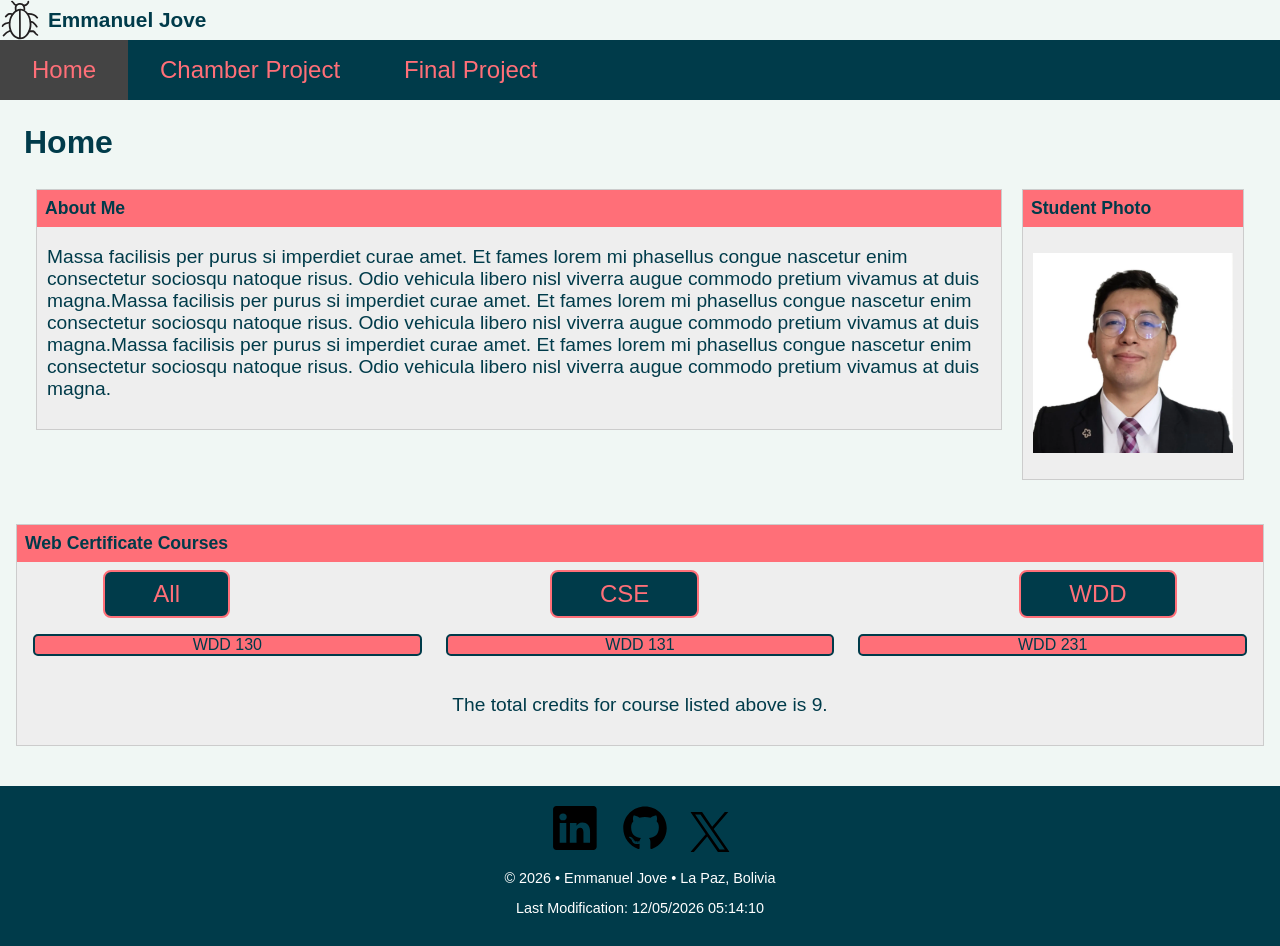
<file: index.html>
<!DOCTYPE html>
<html lang="en">
<head>
  <meta charset="UTF-8">
  <meta name="viewport" content="width=device-width, initial-scale=1.0">
  <meta name="description" content="This is the home page for WDD231 course, in the page you will find information about me and the courses taken.">
  <meta name="author" content="Emmanuel Jove">
  
  <!-- Open Graph / Facebook -->
  <meta property="og:title" content="Emmanuel Jove | WDD231">
  <meta property="og:description" content="This is the home page for WDD231 course, in the page you will find information about me and the courses taken.">
  <meta property="og:image" content="https://imgur.com/a/SBOJ5Ev">
  <meta property="og:url" content="http://127.0.0.1:5500/index.html">
  
  <title>Home | WDD231</title>
  <link rel="stylesheet" href="styles/normalize.css">
  <link rel="stylesheet" href="styles/small.css">
  <link rel="stylesheet" href="styles/large.css">
  <link rel="icon" href="images/favicon (1).ico" type="image/x-icon">
  
  <script src="scripts/navigation.js" defer></script>
  <script src="scripts/date.js" defer></script>
  <script src="scripts/course.js" defer></script>
</head>
    <div class="logo">
      <img src="images/bug_insect_insert_ladybug_nature_icon.svg" alt="Site Logo">
      <span class="site-name">Emmanuel Jove</span>
    </div>
    <button id="menu" aria-label="Menu">☰</button>
  </div>

  <nav id="navMenu">
    <a href="index.html" class="active">Home</a>
    <a href="chamber/index.html">Chamber Project</a>
    <a href="final/index.html">Final Project</a>
  </nav>
</header>

  <main>
    <h1>Home</h1>
        <div class="main-container">
            <section id="about">
            <h2>About Me</h2>
            <p>
                Massa facilisis per purus si imperdiet curae amet. Et fames lorem mi
                phasellus congue nascetur enim consectetur sociosqu natoque risus.
                Odio vehicula libero nisl viverra augue commodo pretium vivamus at
                duis magna.Massa facilisis per purus si imperdiet curae amet. Et fames lorem mi
                phasellus congue nascetur enim consectetur sociosqu natoque risus.
                Odio vehicula libero nisl viverra augue commodo pretium vivamus at
                duis magna.Massa facilisis per purus si imperdiet curae amet. Et fames lorem mi
                phasellus congue nascetur enim consectetur sociosqu natoque risus.
                Odio vehicula libero nisl viverra augue commodo pretium vivamus at
                duis magna.
            </p>
            </section>

            <section id="photo">
            <h2>Student Photo</h2>
            <img src="images/profile.webp" alt="Student Photo">
            </section>
        </div>

            <section id="courses">
            <h2>Web Certificate Courses</h2>
            <div class="buttons">
                <button id="all">All</button>
                <button id="cse">CSE</button>
                <button id="wdd">WDD</button>
            </div>
            <div id="courseContainer"></div>
            <p>The total credits for course listed above is <span id="totalCredits">0</span>.</p>
            </section>
        
  </main>

  <footer>
    <div class="social">
        <a href="https://linkedin.com" target="_blank" rel="noopener noreferrer" aria-label="LinkedIn">
            <img src="images/104493_linkedin_icon.svg" alt="LinkedIn logo" width="50" height="50">
        </a>
        <a href="https://github.com" target="_blank" rel="noopener noreferrer" aria-label="GitHub">
            <img src="images/394187_github_icon.svg" alt="GitHub logo" width="50" height="50">
        </a>
        <a href="https://twitter.com" target="_blank" rel="noopener noreferrer" aria-label="Twitter">
            <img src="images/11244080_x_twitter_elon musk_twitter new logo_icon.svg" alt="Twitter logo" width="40" height="40">
        </a>
    </div>
    <p>&copy; <span id="currentyear"></span> • Emmanuel Jove • La Paz, Bolivia</p>
    <p id="lastModified"></p>
  </footer>
</body>
</html>
</file>
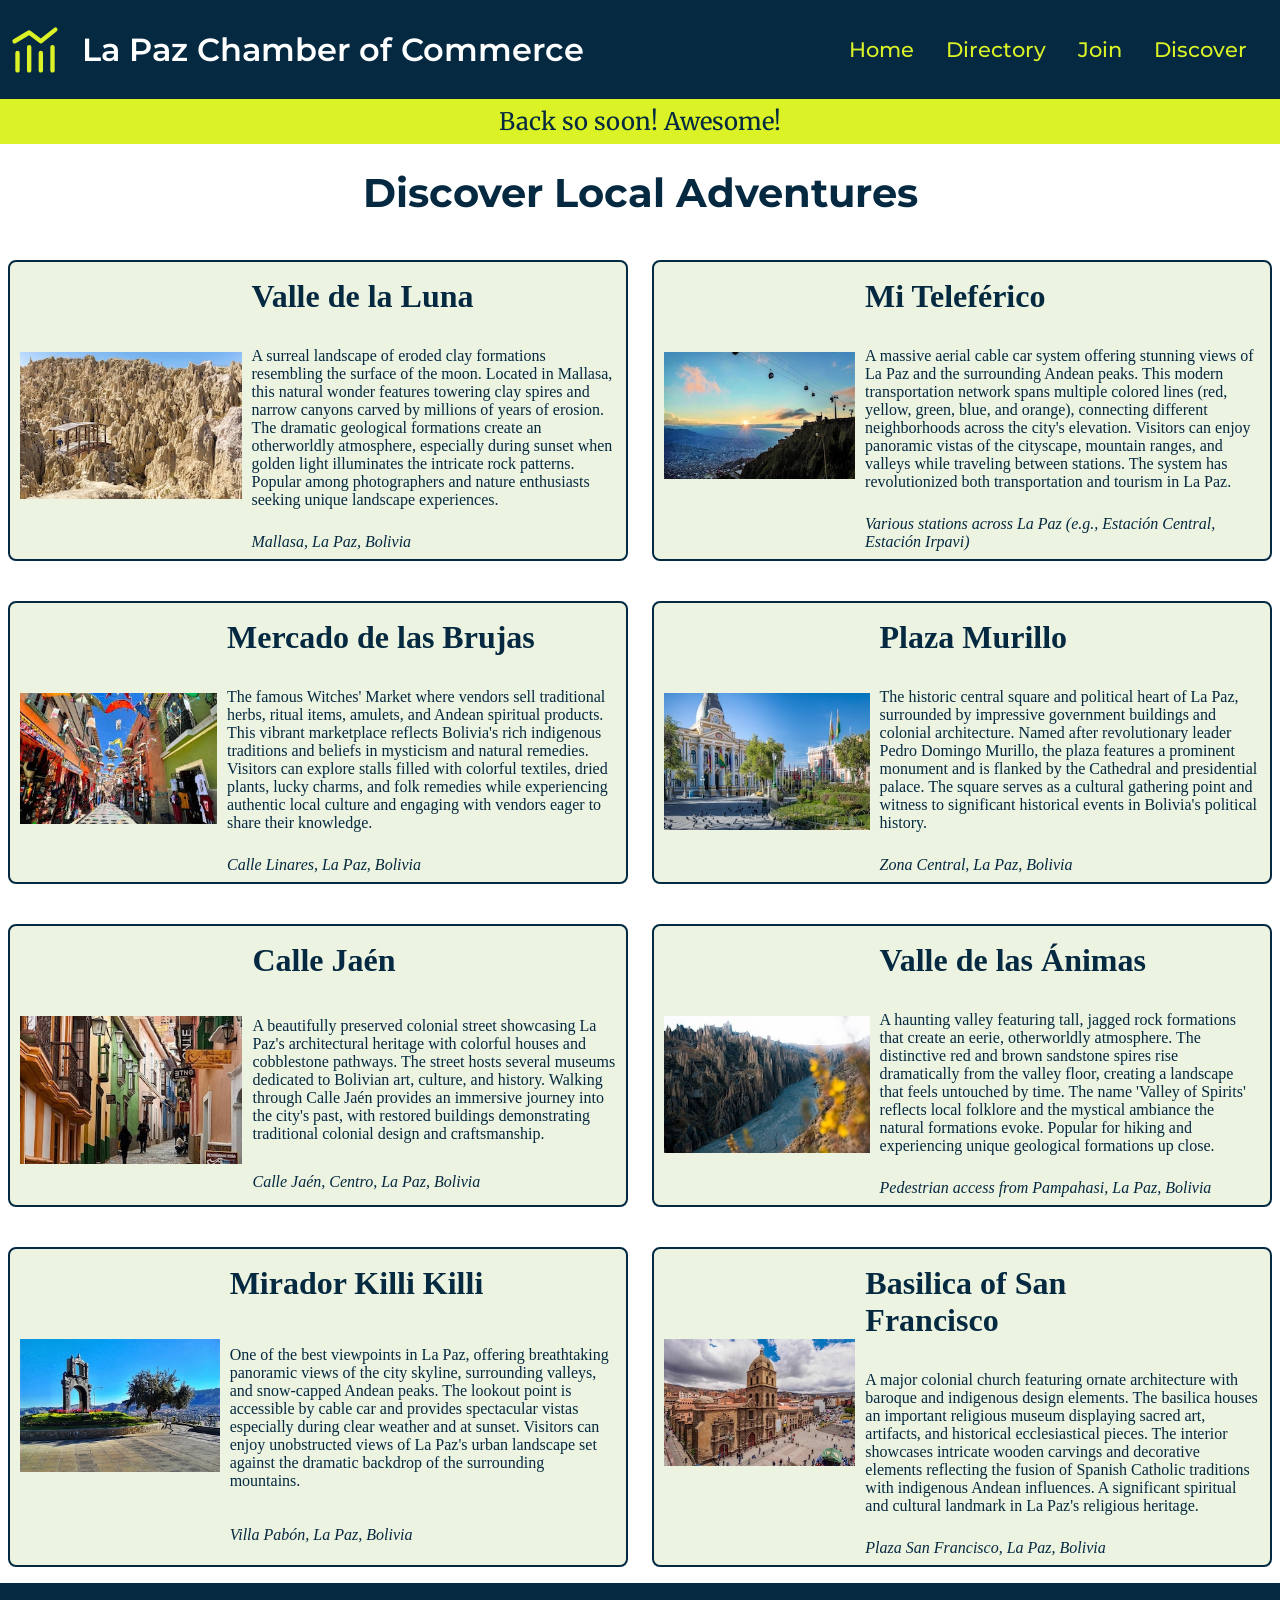
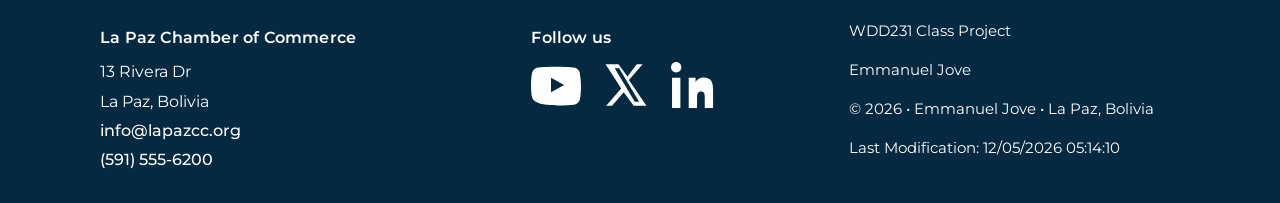
<file: chamber/discover.html>
<!doctype html>
<html lang="en">
<head>
  <meta charset="utf-8" />
  <meta name="viewport" content="width=device-width,initial-scale=1" />
  <title>Discover - La Paz Chamber of Commerce</title>
  <meta name="description" content="Member directory of the Chamber of Commerce. Search, filter, and switch between grid and list views.">
  <meta name="author" content="Emmanuel Jove">
  <link rel="preconnect" href="https://fonts.googleapis.com">
  <link rel="preconnect" href="https://fonts.gstatic.com" crossorigin>
  <link href="https://fonts.googleapis.com/css2?family=Bebas+Neue&family=Merriweather&family=Montserrat:ital,wght@0,100..900;1,100..900&family=Open+Sans:ital,wght@0,300..800;1,300..800&display=swap" rel="stylesheet">


  <!-- Favicon (inline SVG) -->
  <link rel="icon" href="images/favicon.ico" type="image/x-icon">
  <!-- Facebook / Open Graph Metadata -->
  <meta property="og:title" content="Discover - La Paz Chamber of Commerce">
  <meta property="og:description" content="Explore our local business directory.">
  <meta property="og:image" content="https://example.com/chamber/images/og-image.jpg">
  <meta property="og:url" content="https://example.com/chamber/discover.html">
  <meta property="og:type" content="website">

  <!-- Main styles -->
  <link rel="stylesheet" href="styles/discover.css">
  <link rel="stylesheet" href="styles/medium.css">
  <link rel="stylesheet" href="styles/large.css">
</head>
<body>
  <header class="site-header">
    <div class="wrap">
      <div class="logo-group">
        <img src="images/site-logo.svg" alt="Site Logo" width="70px">
        <a href="index.html" class="logo">La Paz Chamber of Commerce</a>
      </div>
        <button id="menuToggle" class="menu-toggle" aria-expanded="false" aria-controls="mainNav">☰</button>

      <nav id="mainNav" class="main-nav" role="navigation">
        <ul>
          <li><a href="index.html">Home</a></li>
          <li><a href="directory.html">Directory</a></li>
          <li><a href="join.html">Join</a></li>
          <li><a href="discover.html">Discover</a></li>
        </ul>
      </nav>
    </div>
  </header>
  <main>
    <div id="message" class="message"></div>
    <h1>Discover Local Adventures</h1>
    <div id="allplaces"></div>
  </main>

  
  <footer class="tcc-footer" role="contentinfo" aria-label="Footer">
      <div class="footer-wrap">
        <!-- Contact Column -->
        <section class="footer-col contact" aria-labelledby="contact-title">
            <h2 id="contact-title" class="footer-title">La Paz Chamber of Commerce</h2>
            <address class="footer-address">
            <div>13 Rivera Dr</div>
            <div>La Paz, Bolivia</div>
            <a href="mailto:info@lapazcc.org" class="footer-link">info@lapazcc.org</a>
            <a href="tel:+5915556200" class="footer-link">(591) 555-6200</a>
            </address>
        </section>

        <!-- Social -->
        <section class="footer-col social" aria-labelledby="social-title">
            <h2 id="social-title" class="footer-title">Follow us</h2>
            <nav class="social-list" aria-label="Social Media Links">
            <a class="social-item youtube" href="#" aria-label="YouTube" title="YouTube">
                <!-- YouTube SVG -->
                <svg viewBox="0 0 24 24" aria-hidden="true"><path fill="currentColor" d="M23.5 6.2c-.3-1.2-1.2-2.2-2.4-2.5C19 3.2 12 3.2 12 3.2s-7 0-9.1.5C1.7 4 0.8 5 0.5 6.2 0 8.3 0 12 0 12s0 3.7.5 5.8c.3 1.2 1.2 2.2 2.4 2.5C5 21.8 12 21.8 12 21.8s7 0 9.1-.5c1.2-.3 2.1-1.3 2.4-2.5.5-2.1.5-5.8.5-5.8s0-3.7-.5-5.8zM9.6 15.5V8.5l6.3 3.5-6.3 3.5z"/></svg>
            </a>
            <a class="social-item twitter" href="#" aria-label="Twitter" title="Twitter">
                <!-- Twitter/X SVG -->
                <svg viewBox="0 0 24 24" aria-hidden="true"><path fill="currentColor" d="M17.2 2H20l-6.6 7.6L21.8 22h-6.1l-4.8-6.5L5.3 22H2.5l7.2-8.3L2.2 2h6.2l4.3 5.9L17.2 2zm-1 18h2.1L8.7 4H6.6l9.6 16z"/></svg>
            </a>
            <a class="social-item linkedin" href="#" aria-label="LinkedIn" title="LinkedIn">
                <!-- LinkedIn SVG -->
                <svg viewBox="0 0 24 24" aria-hidden="true"><path fill="currentColor" d="M4.98 3.5C4.98 4.88 3.86 6 2.5 6S0 4.88 0 3.5 1.12 1 2.5 1s2.48 1.12 2.48 2.5zM.5 8.5h4V23h-4V8.5zm7.5 0h3.8v2h.1c.5-1 1.8-2.1 3.7-2.1 3.9 0 4.6 2.6 4.6 6V23h-4v-5.1c0-1.2 0-2.8-1.7-2.8-1.7 0-2 1.3-2 2.7V23h-4V8.5z"/></svg>
            </a>
            </nav>
        </section>

        <!-- Project Column -->
        <section class="footer-col proyecto" aria-labelledby="proyecto-title">
            <ul class="project-meta">
            <li><span class="meta-label">WDD231 Class Project</span></li>
            <li><span class="meta-label">Emmanuel Jove</span></li>
            <li><span class="meta-label">&copy; <span id="currentyear"></span> • Emmanuel Jove • La Paz, Bolivia</span></li>
            <li><span class="meta-label" id="lastModified"></span></li>
            </ul>
        </section>
      </div>
        <script src="scripts/date.js" defer></script>
        <script src="scripts/places.js" type="module" defer></script>
        <script src="scripts/message.js" defer></script>
    </footer>
</body>
</html>
</file>
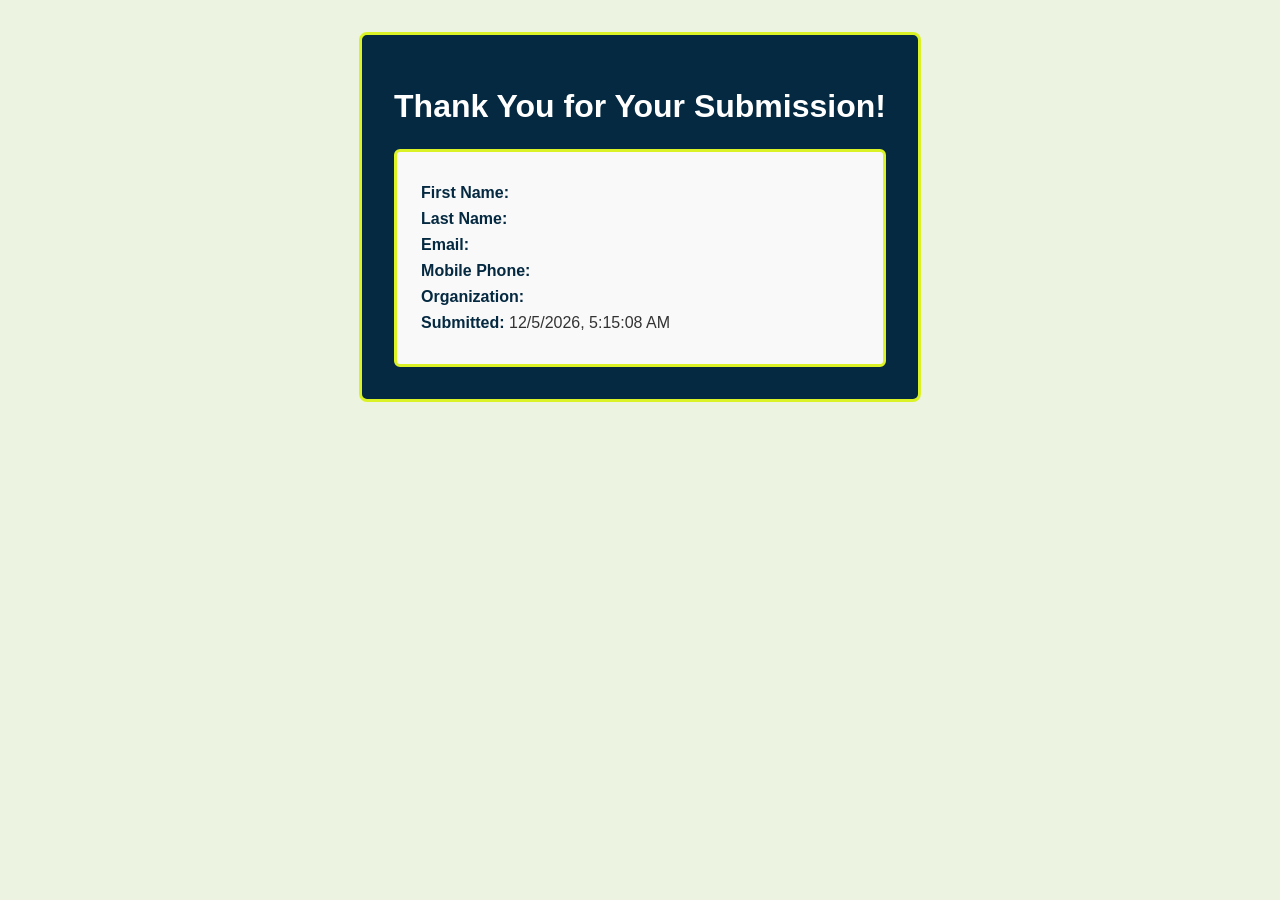
<file: chamber/thankyou.html>
<!DOCTYPE html>
<html lang="en">
<head>
    <meta charset="UTF-8" />
    <meta name="viewport" content="width=device-width, initial-scale=1.0" />
    <title>Thank You</title>
    <link rel="stylesheet" href="styles/join.css">
</head>

<body>
    <div class="thankyou-container">
        <h1 class="thankyou-title">Thank You for Your Submission!</h1>

        <div class="info-box">
            <p><strong>First Name:</strong> <span id="firstName"></span></p>
            <p><strong>Last Name:</strong> <span id="lastName"></span></p>
            <p><strong>Email:</strong> <span id="email"></span></p>
            <p><strong>Mobile Phone:</strong> <span id="mobile"></span></p>
            <p><strong>Organization:</strong> <span id="organization"></span></p>
            <p><strong>Submitted:</strong> <span id="timestamp"></span></p>
        </div>
    </div>
    <script src="scripts/join.js"></script>
</body>
</html>
</file>
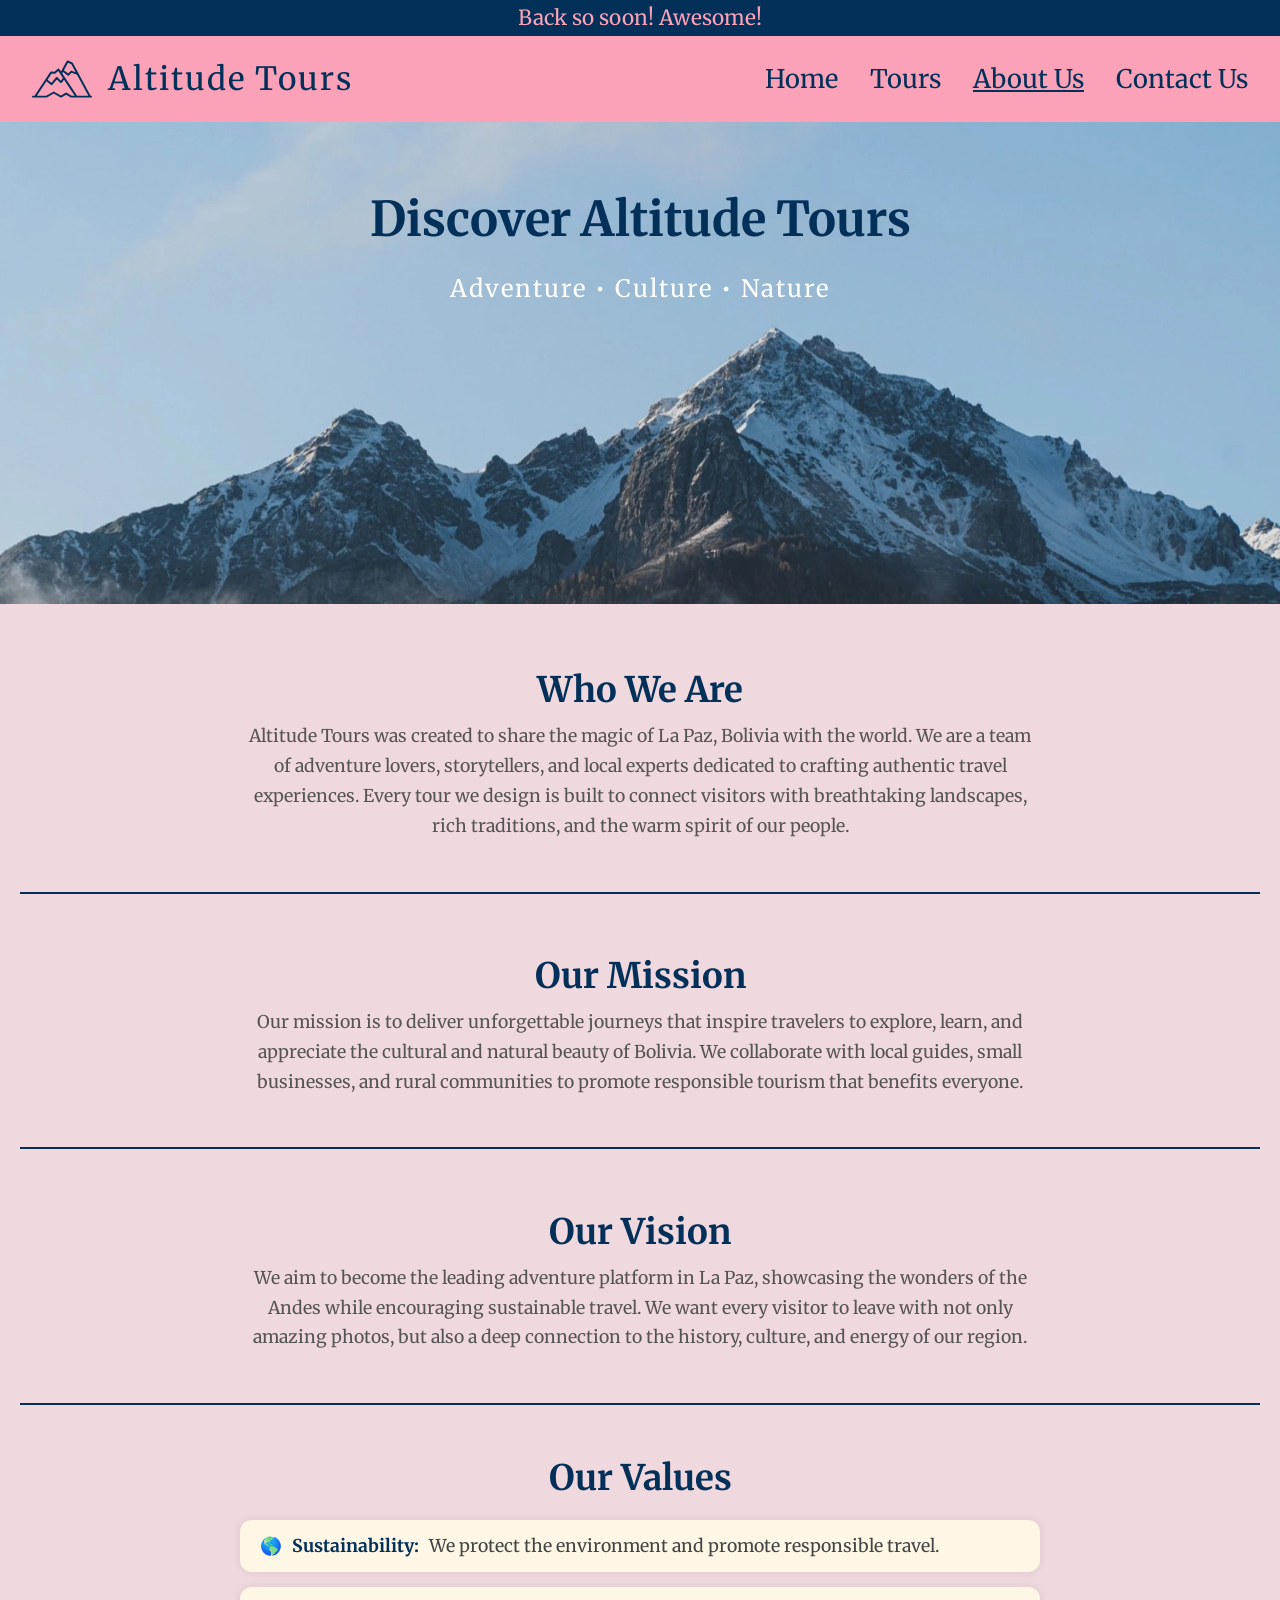
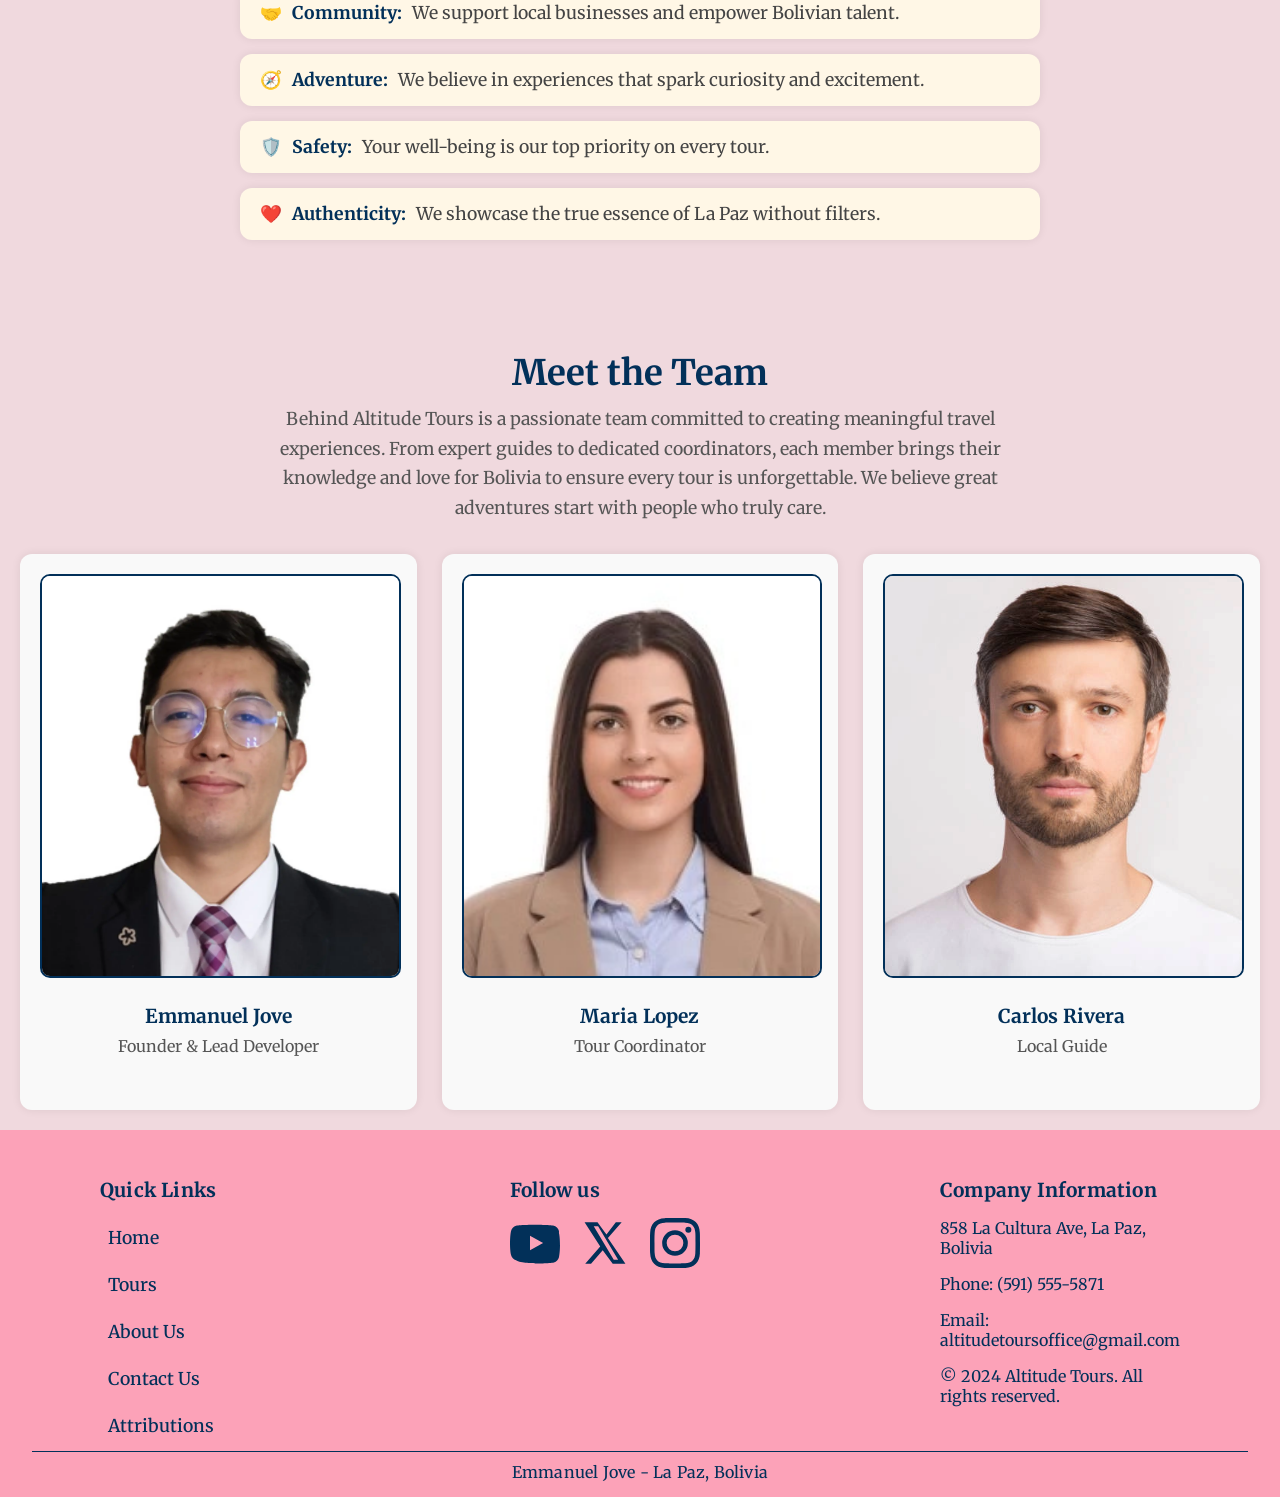
<file: final/about.html>
<!DOCTYPE html>
<html lang="en">
<head>
  <meta charset="UTF-8">
  <meta name="viewport" content="width=device-width, initial-scale=1.0">
  <title>Home | Final Project Altitude Tours</title>
  <meta name="description" content="This is the final project page for WDD231 course, this page it is a summary of all the content learned during this course.">
  <meta name="author" content="Emmanuel Jove">
  <link rel="preconnect" href="https://fonts.googleapis.com">
  <link rel="preconnect" href="https://fonts.gstatic.com" crossorigin>
  <link href="https://fonts.googleapis.com/css2?family=Bebas+Neue&family=Merriweather&family=Montserrat:ital,wght@0,100..900;1,100..900&family=Open+Sans:ital,wght@0,300..800;1,300..800&display=swap" rel="stylesheet">
  <!-- Favicon -->
  <link rel="icon" href="images/altitudefavicon.ico" type="image/x-icon">

  <!-- Open Graph / Facebook -->
  <meta property="og:title" content="Emmanuel Jove | WDD231">
  <meta property="og:description" content="This is the final project page for WDD231 course, this page it is a summary of all the content learned during this course.">
  <meta property="og:image" content="https://imgur.com/a/SBOJ5Ev">
  <meta property="og:url" content="http://127.0.0.1:5500/index.html">
  
  <!-- Styles -->
  <link rel="stylesheet" href="styles/about.css">

  <!-- Scripts -->
  <script src="scripts/navigation.js" defer></script>
  <script src="scripts/weather.js" defer></script>
  <script src="scripts/message.js" defer></script>
</head>
<body>
    <div id="message" class="message"></div>
    <header class="site-header">
        <div class="header-container">
            <div class="logo">
            <img src="images/mountains.svg" alt="Site Logo">
            <span class="site-name">Altitude Tours</span>
            </div>

            <button id="menu" aria-label="Menu">☰</button>

            <nav id="navMenu">
            <a href="index.html" >Home</a>
            <a href="tours.html">Tours</a>
            <a href="about.html" class="active">About Us</a>
            <a href="contact.html">Contact Us</a>
            </nav>
        </div>
    </header>
    <main>
        <section id="about">
                <div class="about-hero">
                    <img src="images/hero_final.webp" alt="Adventure in La Paz">
                    <picture id="small-hero">
                        <img src="images/hero_small_final.webp" alt="La Paz small image" width="400" height="300">
                    </picture>
                    <div class="hero-text">
                    <h1>Discover Altitude Tours</h1>
                    <p>Adventure • Culture • Nature</p>
                    </div>
                </div>

                <div class="about-block">
                    <h2>Who We Are</h2>
                    <p>
                    Altitude Tours was created to share the magic of La Paz, Bolivia with the world. 
                    We are a team of adventure lovers, storytellers, and local experts dedicated to 
                    crafting authentic travel experiences. Every tour we design is built to connect 
                    visitors with breathtaking landscapes, rich traditions, and the warm spirit of 
                    our people.
                    </p>
                </div>

                <div class="about-block">
                    <h2>Our Mission</h2>
                    <p>
                    Our mission is to deliver unforgettable journeys that inspire travelers to explore, 
                    learn, and appreciate the cultural and natural beauty of Bolivia. We collaborate 
                    with local guides, small businesses, and rural communities to promote responsible 
                    tourism that benefits everyone.

                    </p>
                </div>

       
                <div class="about-block">
                    <h2>Our Vision</h2>
                    <p>
                    We aim to become the leading adventure platform in La Paz, showcasing the wonders 
                    of the Andes while encouraging sustainable travel. We want every visitor to leave 
                    with not only amazing photos, but also a deep connection to the history, culture, 
                    and energy of our region.
                    </p>
                </div>

            
                <div class="about-values">
                    <h2>Our Values</h2>
                    <ul class="values-list">
                        <li>🌎 <strong>Sustainability:</strong> We protect the environment and promote responsible travel.</li>
                        <li>🤝 <strong>Community:</strong> We support local businesses and empower Bolivian talent.</li>
                        <li>🧭 <strong>Adventure:</strong> We believe in experiences that spark curiosity and excitement.</li>
                        <li>🛡️ <strong>Safety:</strong> Your well-being is our top priority on every tour.</li>
                        <li>❤️ <strong>Authenticity:</strong> We showcase the true essence of La Paz without filters.</li>
                    </ul>

                </div>

              
                <div class="about-team">
                    <h2>Meet the Team</h2>
                    <p>
                    Behind Altitude Tours is a passionate team committed to creating meaningful travel 
                    experiences. From expert guides to dedicated coordinators, each member brings their 
                    knowledge and love for Bolivia to ensure every tour is unforgettable. We believe 
                    great adventures start with people who truly care.
                    </p>


                    <div class="team-grid">
                    <div class="team-card">
                        <img src="images/profile.webp" alt="Team Member">
                        <h3>Emmanuel Jove</h3>
                        <p>Founder & Lead Developer</p>
                    </div>

                    <div class="team-card">
                        <img src="images/maria.webp" alt="Team Member">
                        <h3>Maria Lopez</h3>
                        <p>Tour Coordinator</p>
                    </div>

                    <div class="team-card">
                        <img src="images/steve.webp" alt="Team Member">
                        <h3>Carlos Rivera</h3>
                        <p>Local Guide</p>
                    </div>
                    </div>
                </div>
        </section>
  </main>

  <footer class="tcc-footer" role="contentinfo" aria-label="Footer">
    <div class="footer-wrap">
      <!-- Contact Column -->
      <section class="footer-col contact" aria-labelledby="contact-title">
        <h2 id="contact-title" class="footer-title">Quick Links</h2>
        <address class="footer-address">
          <a href="index.html">Home</a>
          <a href="tours.html">Tours</a>
          <a href="about.html">About Us</a>
          <a href="contact.html">Contact Us</a>
          <a href="attributions.html">Attributions</a>
        </address>
      </section>

      <!-- Social -->
      <section class="footer-col social" aria-labelledby="social-title">
        <h2 id="social-title" class="footer-title">Follow us</h2>
        <nav class="social-list" aria-label="Social Media Links">
          <a class="social-item youtube" href="#" aria-label="YouTube" title="YouTube">
            <!-- YouTube SVG -->
            <svg viewBox="0 0 24 24" aria-hidden="true"><path fill="currentColor" d="M23.5 6.2c-.3-1.2-1.2-2.2-2.4-2.5C19 3.2 12 3.2 12 3.2s-7 0-9.1.5C1.7 4 0.8 5 0.5 6.2 0 8.3 0 12 0 12s0 3.7.5 5.8c.3 1.2 1.2 2.2 2.4 2.5C5 21.8 12 21.8 12 21.8s7 0 9.1-.5c1.2-.3 2.1-1.3 2.4-2.5.5-2.1.5-5.8.5-5.8s0-3.7-.5-5.8zM9.6 15.5V8.5l6.3 3.5-6.3 3.5z"/></svg>
          </a>
          <a class="social-item twitter" href="#" aria-label="Twitter" title="Twitter">
            <!-- Twitter/X SVG -->
            <svg viewBox="0 0 24 24" aria-hidden="true"><path fill="currentColor" d="M17.2 2H20l-6.6 7.6L21.8 22h-6.1l-4.8-6.5L5.3 22H2.5l7.2-8.3L2.2 2h6.2l4.3 5.9L17.2 2zm-1 18h2.1L8.7 4H6.6l9.6 16z"/></svg>
          </a>
          <a class="social-item linkedin" href="#" aria-label="Instagram" title="Instagram">
            <!-- Instagram SVG -->
            <svg viewBox="0 0 24 24" aria-hidden="true"><path fill="currentColor" d="M12 2.163c3.204 0 3.584.012 4.85.07 3.252.148 4.771 1.691 4.919 4.919.058 1.265.069 1.645.069 4.849 0 3.205-.012 3.584-.069 4.849-.149 3.225-1.664 4.771-4.919 4.919-1.266.057-1.645.069-4.849.069-3.204 0-3.584-.012-4.849-.069-3.259-.149-4.771-1.699-4.919-4.92-.058-1.265-.07-1.644-.07-4.849 0-3.204.013-3.583.07-4.849.149-3.227 1.664-4.771 4.919-4.919 1.266-.057 1.645-.069 4.849-.069zm0-2.163C8.717 0 8.283.012 7.028.072 2.731.272.272 2.69.072 7.028.012 8.283 0 8.717 0 12c0 3.283.012 3.716.072 4.972.2 4.337 2.619 6.795 6.956 6.995 1.256.06 1.69.072 4.972.072 3.283 0 3.716-.012 4.972-.072 4.336-.2 6.798-2.659 6.991-6.993C23.988 15.716 24 15.283 24 12c0-3.283-.012-3.717-.072-4.972-.2-4.336-2.658-6.798-6.994-6.991C15.716.012 15.283 0 12 0z"/><path fill="currentColor" d="M12 5.838a6.162 6.162 0 100 12.324 6.162 6.162 0 000-12.324zM12 16a4 4 0 110-8 4 4 0 010 8z"/><circle cx="18.406" cy="5.594" r="1.44" fill="currentColor"/></svg>
          </a>
        </nav>
      </section>

      <!-- Project Column -->
      <section class="footer-col contact" aria-labelledby="contact-title">
          <h2 id="project-title" class="footer-title">Company Information</h2>
          <p class="footer-text">858 La Cultura Ave, La Paz, Bolivia</p>
          <p class="footer-text">Phone: (591) 555-5871</p>
          <p class="footer-text">Email: altitudetoursoffice@gmail.com</p>
          <p class="footer-text">© 2024 Altitude Tours. All rights reserved.</p>
      </section>
    </div>
    <section class="footer-x">
        <h2 class="footer-title">Emmanuel Jove - La Paz, Bolivia</h2>
    </section>
  </footer>
</body>
</html>
</file>
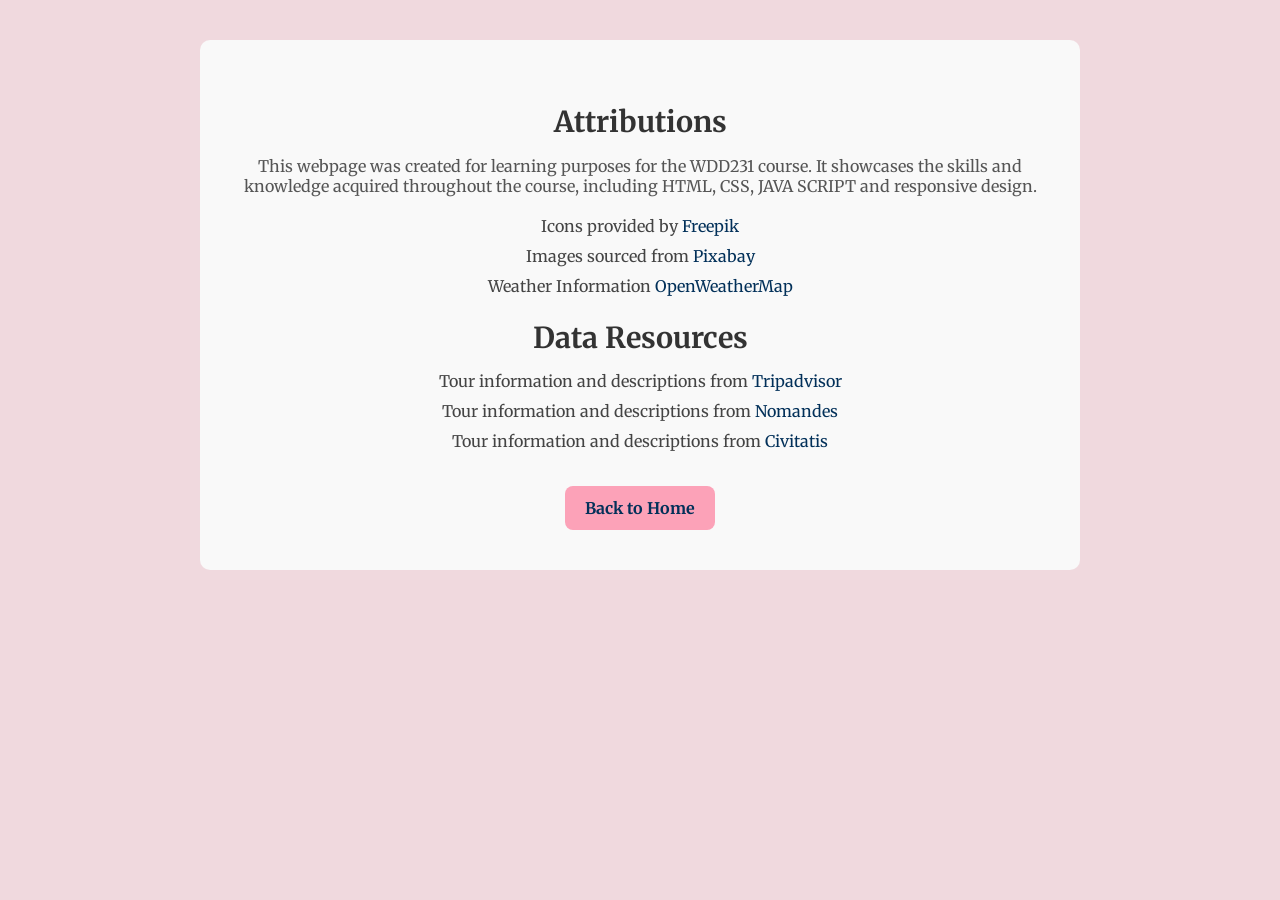
<file: final/attributions.html>
<!DOCTYPE html>
<html lang="en">
<head>
  <meta charset="UTF-8">
  <meta name="viewport" content="width=device-width, initial-scale=1.0">
  <title>Home | Final Project Altitude Tours</title>
  <meta name="description" content="This is the final project page for WDD231 course, this page it is a summary of all the content learned during this course.">
  <meta name="author" content="Emmanuel Jove">
  <link rel="preconnect" href="https://fonts.googleapis.com">
  <link rel="preconnect" href="https://fonts.gstatic.com" crossorigin>
  <link href="https://fonts.googleapis.com/css2?family=Bebas+Neue&family=Merriweather&family=Montserrat:ital,wght@0,100..900;1,100..900&family=Open+Sans:ital,wght@0,300..800;1,300..800&display=swap" rel="stylesheet">
  <!-- Favicon -->
  <link rel="icon" href="images/altitudefavicon.ico" type="image/x-icon">

  <!-- Open Graph / Facebook -->
  <meta property="og:title" content="Emmanuel Jove | WDD231">
  <meta property="og:description" content="This is the final project page for WDD231 course, this page it is a summary of all the content learned during this course.">
  <meta property="og:image" content="https://imgur.com/a/SBOJ5Ev">
  <meta property="og:url" content="http://127.0.0.1:5500/index.html">
  
  <!-- Styles -->
  <link rel="stylesheet" href="styles/attributions.css">
</head>
<body>
    <main>
        <section id="attributions" class="attributions">
            <h2>Attributions</h2>
            <p>This webpage was created for learning purposes for the WDD231 course. It showcases the skills and knowledge acquired throughout the course, including HTML, CSS, JAVA SCRIPT and responsive design.</p>

            <ul>
                <li>Icons provided by <a href="https://www.freepik.com/" target="_blank">Freepik</a></li>
                <li>Images sourced from <a href="https://pixabay.com/es/" target="_blank">Pixabay</a></li>
                <li>Weather Information <a href="https://openweathermap.org/" target="_blank">OpenWeatherMap</a></li>
            </ul>
            <section id="data-resources" class="data-resources">
                <h2>Data Resources</h3>
                <ul>
                    <li>Tour information and descriptions from <a href="https://www.tripadvisor.es/" target="_blank">Tripadvisor</a></li>
                    <li>Tour information and descriptions from <a href="https://www.nomades.com/la-paz" target="_blank">Nomandes</a></li>
                    <li>Tour information and descriptions from <a href="https://www.civitatis.com/" target="_blank">Civitatis</a></li>
                </ul>
            </section>
            <a href="index.html" class="back-home-btn">Back to Home</a>

        </section>
        
    </main>
    
</body>
</file>
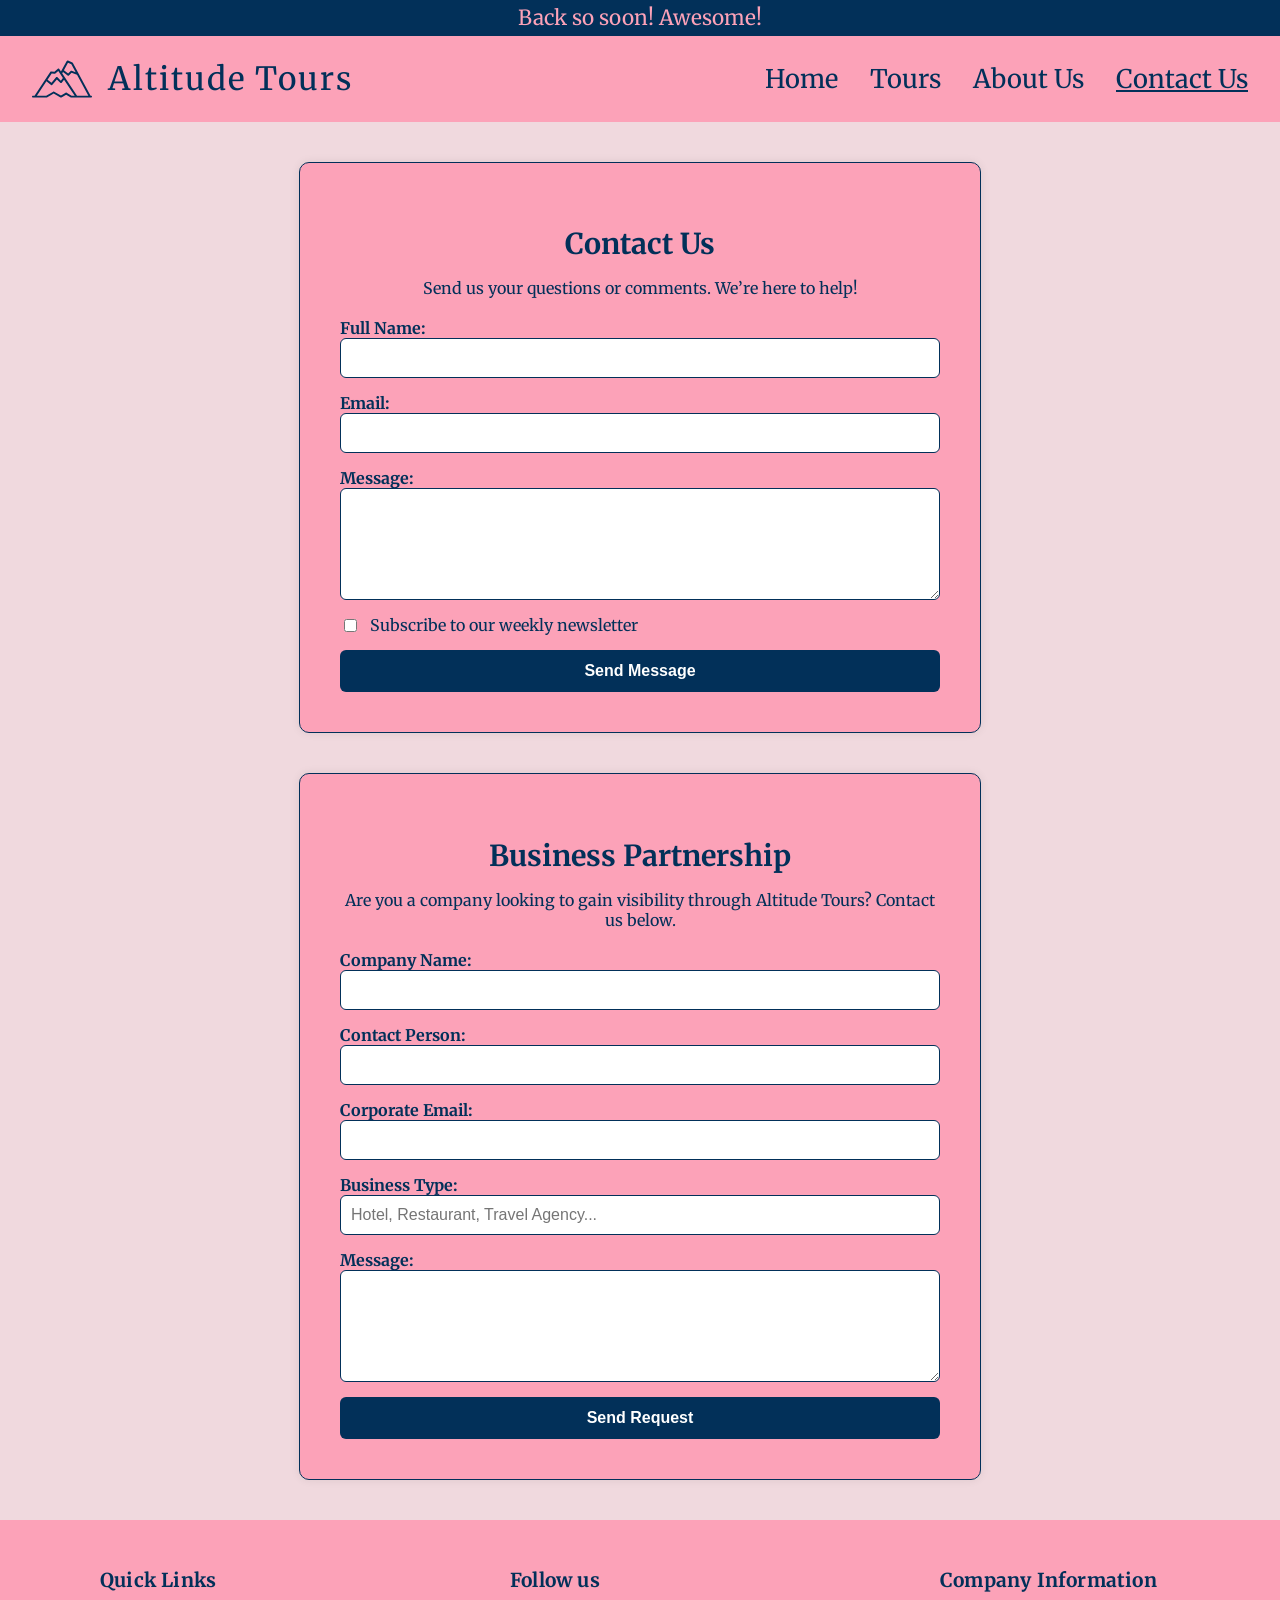
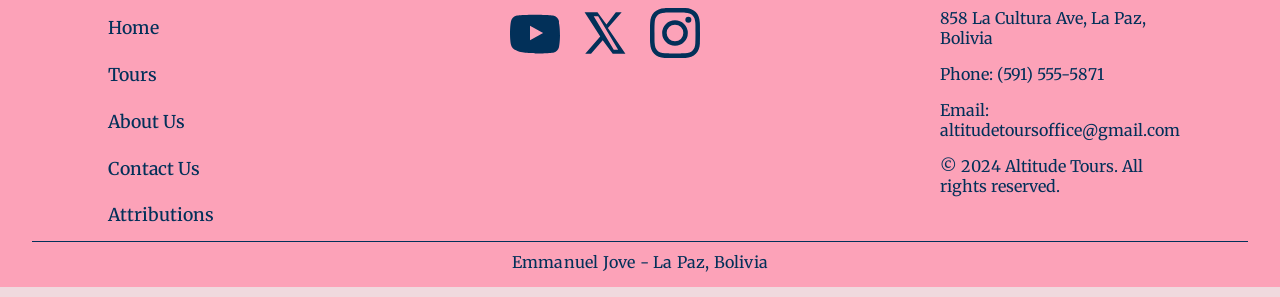
<file: final/contact.html>
<!DOCTYPE html>
<html lang="en">
<head>
  <meta charset="UTF-8">
  <meta name="viewport" content="width=device-width, initial-scale=1.0">
  <title>Home | Final Project Altitude Tours</title>
  <meta name="description" content="This is the final project page for WDD231 course, this page it is a summary of all the content learned during this course.">
  <meta name="author" content="Emmanuel Jove">
  <link rel="preconnect" href="https://fonts.googleapis.com">
  <link rel="preconnect" href="https://fonts.gstatic.com" crossorigin>
  <link href="https://fonts.googleapis.com/css2?family=Bebas+Neue&family=Merriweather&family=Montserrat:ital,wght@0,100..900;1,100..900&family=Open+Sans:ital,wght@0,300..800;1,300..800&display=swap" rel="stylesheet">
  <!-- Favicon -->
  <link rel="icon" href="images/altitudefavicon.ico" type="image/x-icon">

  <!-- Open Graph / Facebook -->
  <meta property="og:title" content="Emmanuel Jove | WDD231">
  <meta property="og:description" content="This is the final project page for WDD231 course, this page it is a summary of all the content learned during this course.">
  <meta property="og:image" content="https://imgur.com/a/SBOJ5Ev">
  <meta property="og:url" content="http://127.0.0.1:5500/index.html">
  
  <!-- Styles -->
  <link rel="stylesheet" href="styles/contact.css">

  <!-- Scripts -->
  <script src="scripts/navigation.js" defer></script>
  <script src="scripts/forms.js" defer></script>
  <script src="scripts/message.js" defer></script>
</head>
<body>
  <div id="message" class="message"></div>
  <header class="site-header">
    <div class="header-container">
        <div class="logo">
        <img src="images/mountains.svg" alt="Site Logo">
        <span class="site-name">Altitude Tours</span>
        </div>

        <button id="menu" aria-label="Menu">☰</button>

        <nav id="navMenu">
        <a href="index.html">Home</a>
        <a href="tours.html">Tours</a>
        <a href="about.html">About Us</a>
        <a href="contact.html" class="active">Contact Us</a>
        </nav>
    </div>
  </header>
  <main>
    <section id="contact-client">
      <h2>Contact Us</h2>
      <p>Send us your questions or comments. We’re here to help!</p>

      <form id="clientForm">
        <label>
          Full Name:
          <input type="text" name="name" required>
        </label>

        <label>
          Email:
          <input type="email" name="email" required>
        </label>

        <label>
          Message:
          <textarea name="message" rows="5" required></textarea>
        </label>

        <label class="checkbox">
          <input type="checkbox" name="newsletter">
          <span>Subscribe to our weekly newsletter</span>
        </label>


        <button type="submit" class="contact-btn">Send Message</button>
      </form>
    </section>

    <!--Modal -->
    <dialog id="clientSuccess">
      <h2>Message Sent </h2>
      <p id="clientSuccessMessage"></p>
      <button id="closeClientSuccess">Close</button>
    </dialog>


    <section id="contact-business">
      <h2>Business Partnership</h2>
      <p>Are you a company looking to gain visibility through Altitude Tours? Contact us below.</p>

      <form id="businessForm">
        <label>
          Company Name:
          <input type="text" name="company" required>
        </label>

        <label>
          Contact Person:
          <input type="text" name="contact" required>
        </label>

        <label>
          Corporate Email:
          <input type="email" name="email" required>
        </label>

        <label>
          Business Type:
          <input type="text" name="type" placeholder="Hotel, Restaurant, Travel Agency..." required>
        </label>

        <label>
          Message:
          <textarea name="message" rows="5" required></textarea>
        </label>

        <button type="submit" class="contact-btn">Send Request</button>
      </form>
    </section>

    <!--Modal -->
    <dialog id="businessSuccess">
      <h2>Request Sent </h2>
      <p id="businessSuccessMessage"></p>
      <button id="closeBusinessSuccess">Close</button>
    </dialog>


    

  </main>


  <footer class="tcc-footer" role="contentinfo" aria-label="Footer">
    <div class="footer-wrap">
      <!-- Contact Column -->
      <section class="footer-col contact" aria-labelledby="contact-title">
        <h2 id="contact-title" class="footer-title">Quick Links</h2>
        <address class="footer-address">
          <a href="index.html">Home</a>
          <a href="tours.html">Tours</a>
          <a href="about.html">About Us</a>
          <a href="contact.html">Contact Us</a>
          <a href="attributions.html">Attributions</a>
        </address>
      </section>

      <!-- Social -->
      <section class="footer-col social" aria-labelledby="social-title">
        <h2 id="social-title" class="footer-title">Follow us</h2>
        <nav class="social-list" aria-label="Social Media Links">
          <a class="social-item youtube" href="#" aria-label="YouTube" title="YouTube">
            <!-- YouTube SVG -->
            <svg viewBox="0 0 24 24" aria-hidden="true"><path fill="currentColor" d="M23.5 6.2c-.3-1.2-1.2-2.2-2.4-2.5C19 3.2 12 3.2 12 3.2s-7 0-9.1.5C1.7 4 0.8 5 0.5 6.2 0 8.3 0 12 0 12s0 3.7.5 5.8c.3 1.2 1.2 2.2 2.4 2.5C5 21.8 12 21.8 12 21.8s7 0 9.1-.5c1.2-.3 2.1-1.3 2.4-2.5.5-2.1.5-5.8.5-5.8s0-3.7-.5-5.8zM9.6 15.5V8.5l6.3 3.5-6.3 3.5z"/></svg>
          </a>
          <a class="social-item twitter" href="#" aria-label="Twitter" title="Twitter">
            <!-- Twitter/X SVG -->
            <svg viewBox="0 0 24 24" aria-hidden="true"><path fill="currentColor" d="M17.2 2H20l-6.6 7.6L21.8 22h-6.1l-4.8-6.5L5.3 22H2.5l7.2-8.3L2.2 2h6.2l4.3 5.9L17.2 2zm-1 18h2.1L8.7 4H6.6l9.6 16z"/></svg>
          </a>
          <a class="social-item linkedin" href="#" aria-label="Instagram" title="Instagram">
            <!-- Instagram SVG -->
            <svg viewBox="0 0 24 24" aria-hidden="true"><path fill="currentColor" d="M12 2.163c3.204 0 3.584.012 4.85.07 3.252.148 4.771 1.691 4.919 4.919.058 1.265.069 1.645.069 4.849 0 3.205-.012 3.584-.069 4.849-.149 3.225-1.664 4.771-4.919 4.919-1.266.057-1.645.069-4.849.069-3.204 0-3.584-.012-4.849-.069-3.259-.149-4.771-1.699-4.919-4.92-.058-1.265-.07-1.644-.07-4.849 0-3.204.013-3.583.07-4.849.149-3.227 1.664-4.771 4.919-4.919 1.266-.057 1.645-.069 4.849-.069zm0-2.163C8.717 0 8.283.012 7.028.072 2.731.272.272 2.69.072 7.028.012 8.283 0 8.717 0 12c0 3.283.012 3.716.072 4.972.2 4.337 2.619 6.795 6.956 6.995 1.256.06 1.69.072 4.972.072 3.283 0 3.716-.012 4.972-.072 4.336-.2 6.798-2.659 6.991-6.993C23.988 15.716 24 15.283 24 12c0-3.283-.012-3.717-.072-4.972-.2-4.336-2.658-6.798-6.994-6.991C15.716.012 15.283 0 12 0z"/><path fill="currentColor" d="M12 5.838a6.162 6.162 0 100 12.324 6.162 6.162 0 000-12.324zM12 16a4 4 0 110-8 4 4 0 010 8z"/><circle cx="18.406" cy="5.594" r="1.44" fill="currentColor"/></svg>
          </a>
        </nav>
      </section>

      <!-- Project Column -->
      <section class="footer-col contact" aria-labelledby="contact-title">
          <h2 id="project-title" class="footer-title">Company Information</h2>
          <p class="footer-text">858 La Cultura Ave, La Paz, Bolivia</p>
          <p class="footer-text">Phone: (591) 555-5871</p>
          <p class="footer-text">Email: altitudetoursoffice@gmail.com</p>
          <p class="footer-text">© 2024 Altitude Tours. All rights reserved.</p>
      </section>
    </div>
    <section class="footer-x">
        <h2 class="footer-title">Emmanuel Jove - La Paz, Bolivia</h2>
    </section>
  </footer>
</body>
</html>
</file>
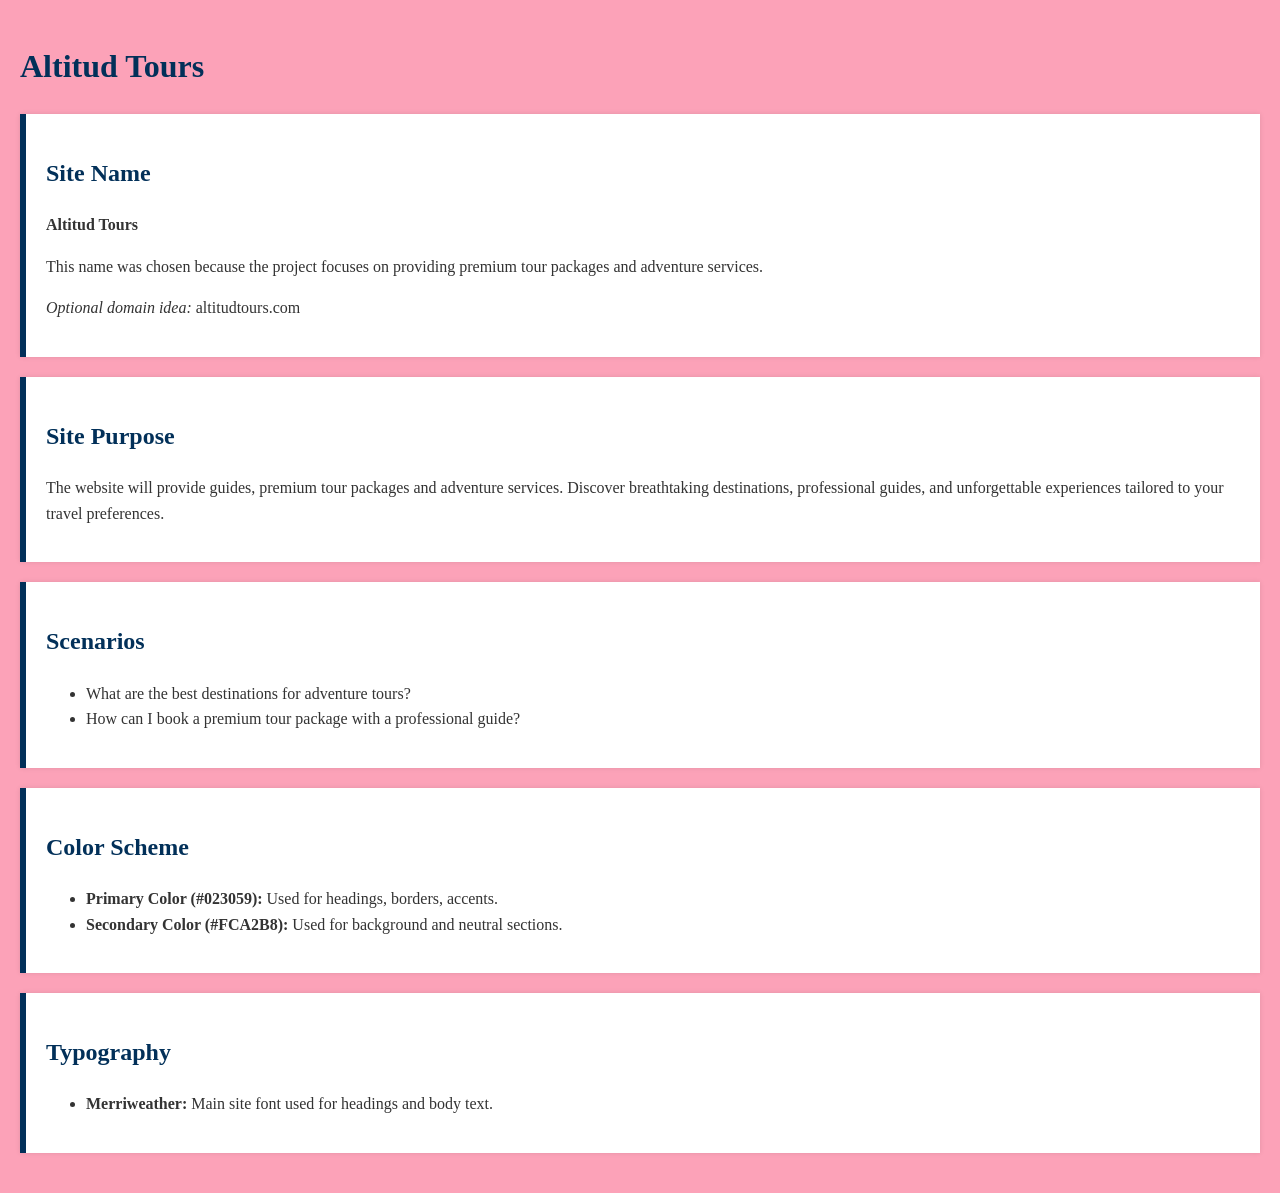
<file: final/siteplan.html>
<!DOCTYPE html>
<html lang="en">
<head>
    <meta charset="UTF-8">
    <meta name="viewport" content="width=device-width, initial-scale=1.0">
    <meta name="description" content="Welcome to Altitud Tours. Explore our premium tour packages and adventure services. Discover breathtaking destinations, professional guides, and unforgettable experiences tailored to your travel preferences.">
    <meta name="author" content="Emmanuel Jove">
    <title>Site Plan – Altitud Tours</title>

    <!-- COLOR SCHEME -->
    <style>
        :root {
            --primary-color: #023059;  
            --secondary-color: #FCA2B8; 
        }

        body {
            font-family: "Merriweather", Georgia, serif; 
            background-color: var(--secondary-color);
            margin: 0;
            padding: 20px;
            color: #333;
            line-height: 1.6;
        }

        h1, h2, h3 {
            color: var(--primary-color);
            font-family: "Merriweather", Georgia, serif; 
        }

        section {
            background: #fff;
            padding: 20px;
            margin-bottom: 20px;
            border-left: 6px solid var(--primary-color);
            box-shadow: 0 0 5px rgba(0,0,0,0.1);
        }

        .wireframes img {
            max-width: 300px;
            border: 2px solid var(--primary-color);
            margin-right: 20px;
        }
    </style>
</head>

<body>

    <h1>Altitud Tours</h1>

    <!-- SITE NAME -->
    <section>
        <h2>Site Name</h2>
        <p><strong>Altitud Tours</strong></p>
        <p>
            This name was chosen because the project focuses on providing premium tour packages and adventure services.  
        </p>
        <p><em>Optional domain idea:</em> altitudtours.com</p>
    </section>

    <!-- SITE PURPOSE -->
    <section>
        <h2>Site Purpose</h2>
        <p>
            The website will provide guides, premium tour packages and adventure services. 
            Discover breathtaking destinations, professional guides, and unforgettable experiences 
            tailored to your travel preferences.
        </p>
    </section>

    <!-- SCENARIOS -->
    <section>
        <h2>Scenarios</h2>
        <ul>
            <li>What are the best destinations for adventure tours?</li>
            <li>How can I book a premium tour package with a professional guide?</li>
        </ul>
    </section>

    <!-- COLOR SCHEME -->
    <section>
        <h2>Color Scheme</h2>
        <ul>
            <li><strong>Primary Color (#023059):</strong> Used for headings, borders, accents.</li>
            <li><strong>Secondary Color (#FCA2B8):</strong> Used for background and neutral sections.</li>
        </ul>
    </section>

    <!-- TYPOGRAPHY -->
    <section>
        <h2>Typography</h2>
        <ul>
            <li><strong>Merriweather:</strong> Main site font used for headings and body text.</li>
        </ul>
    </section>

</body>
</html>
</file>
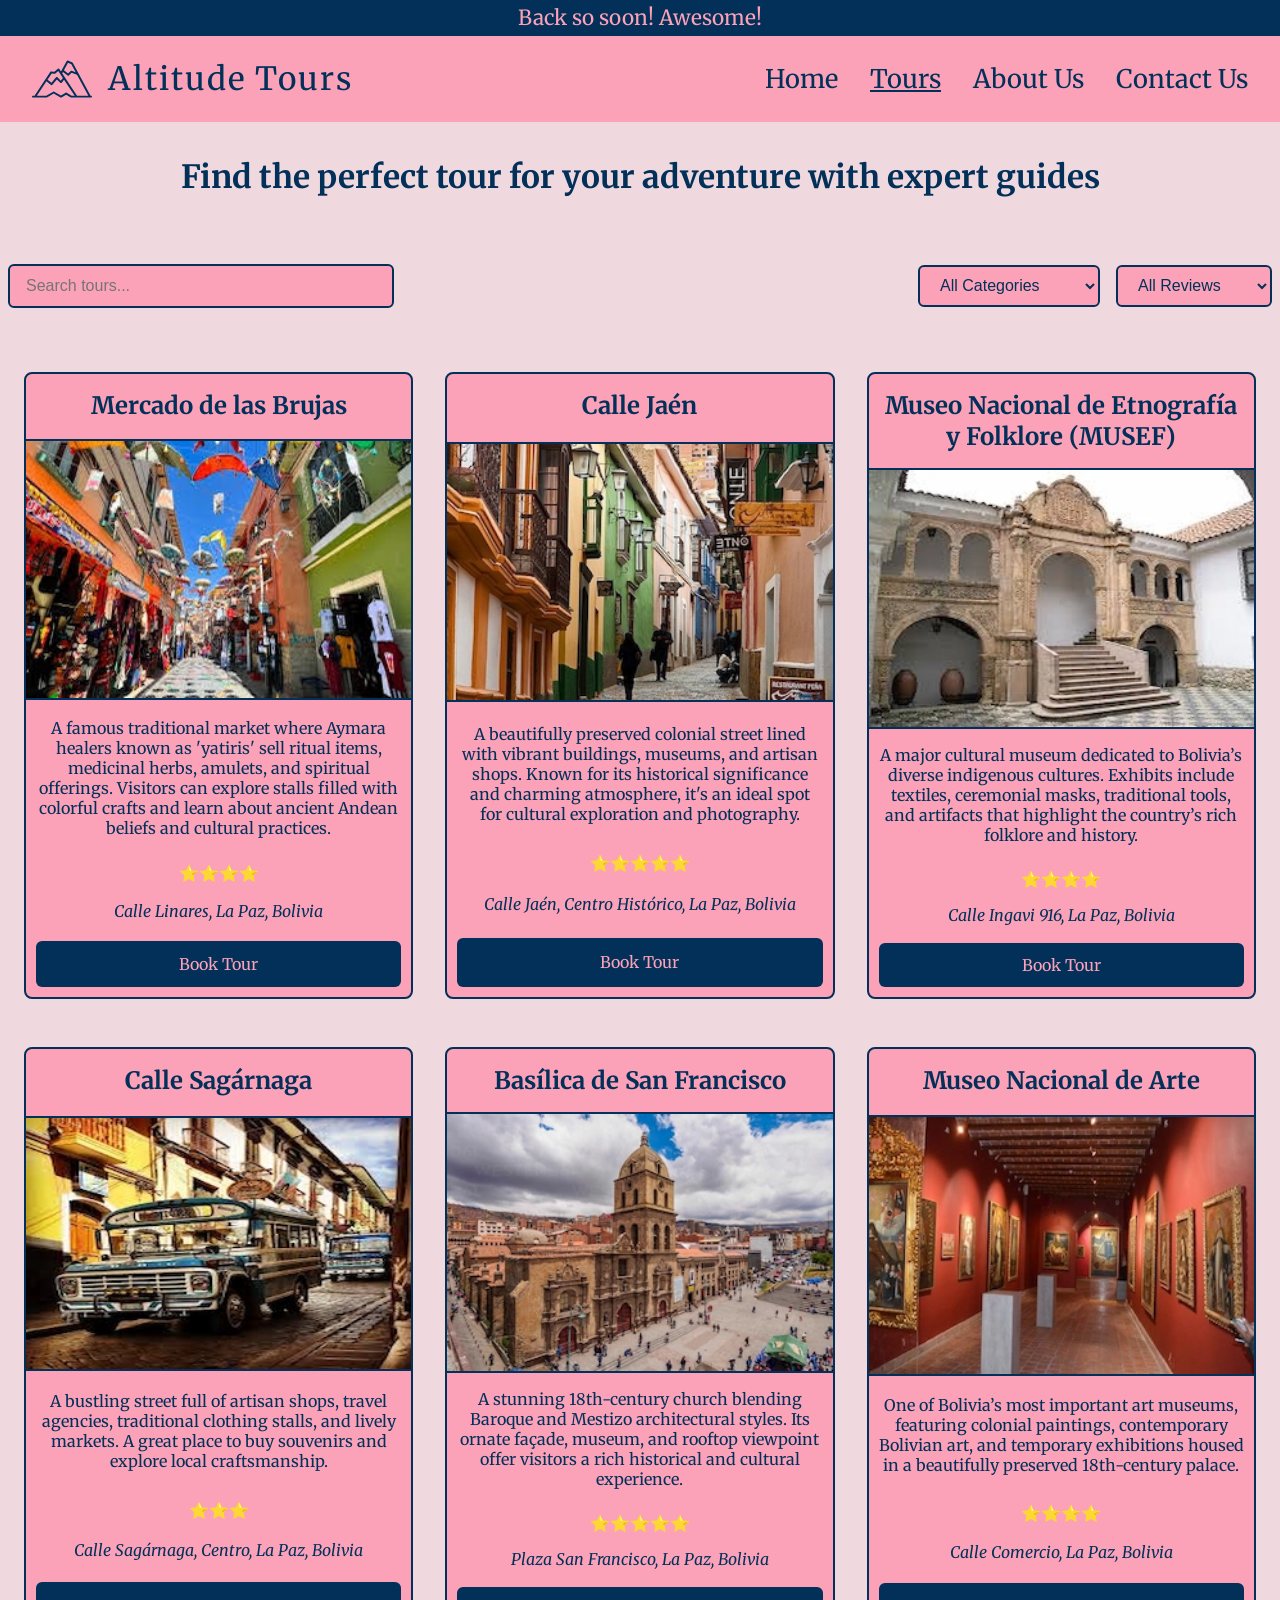
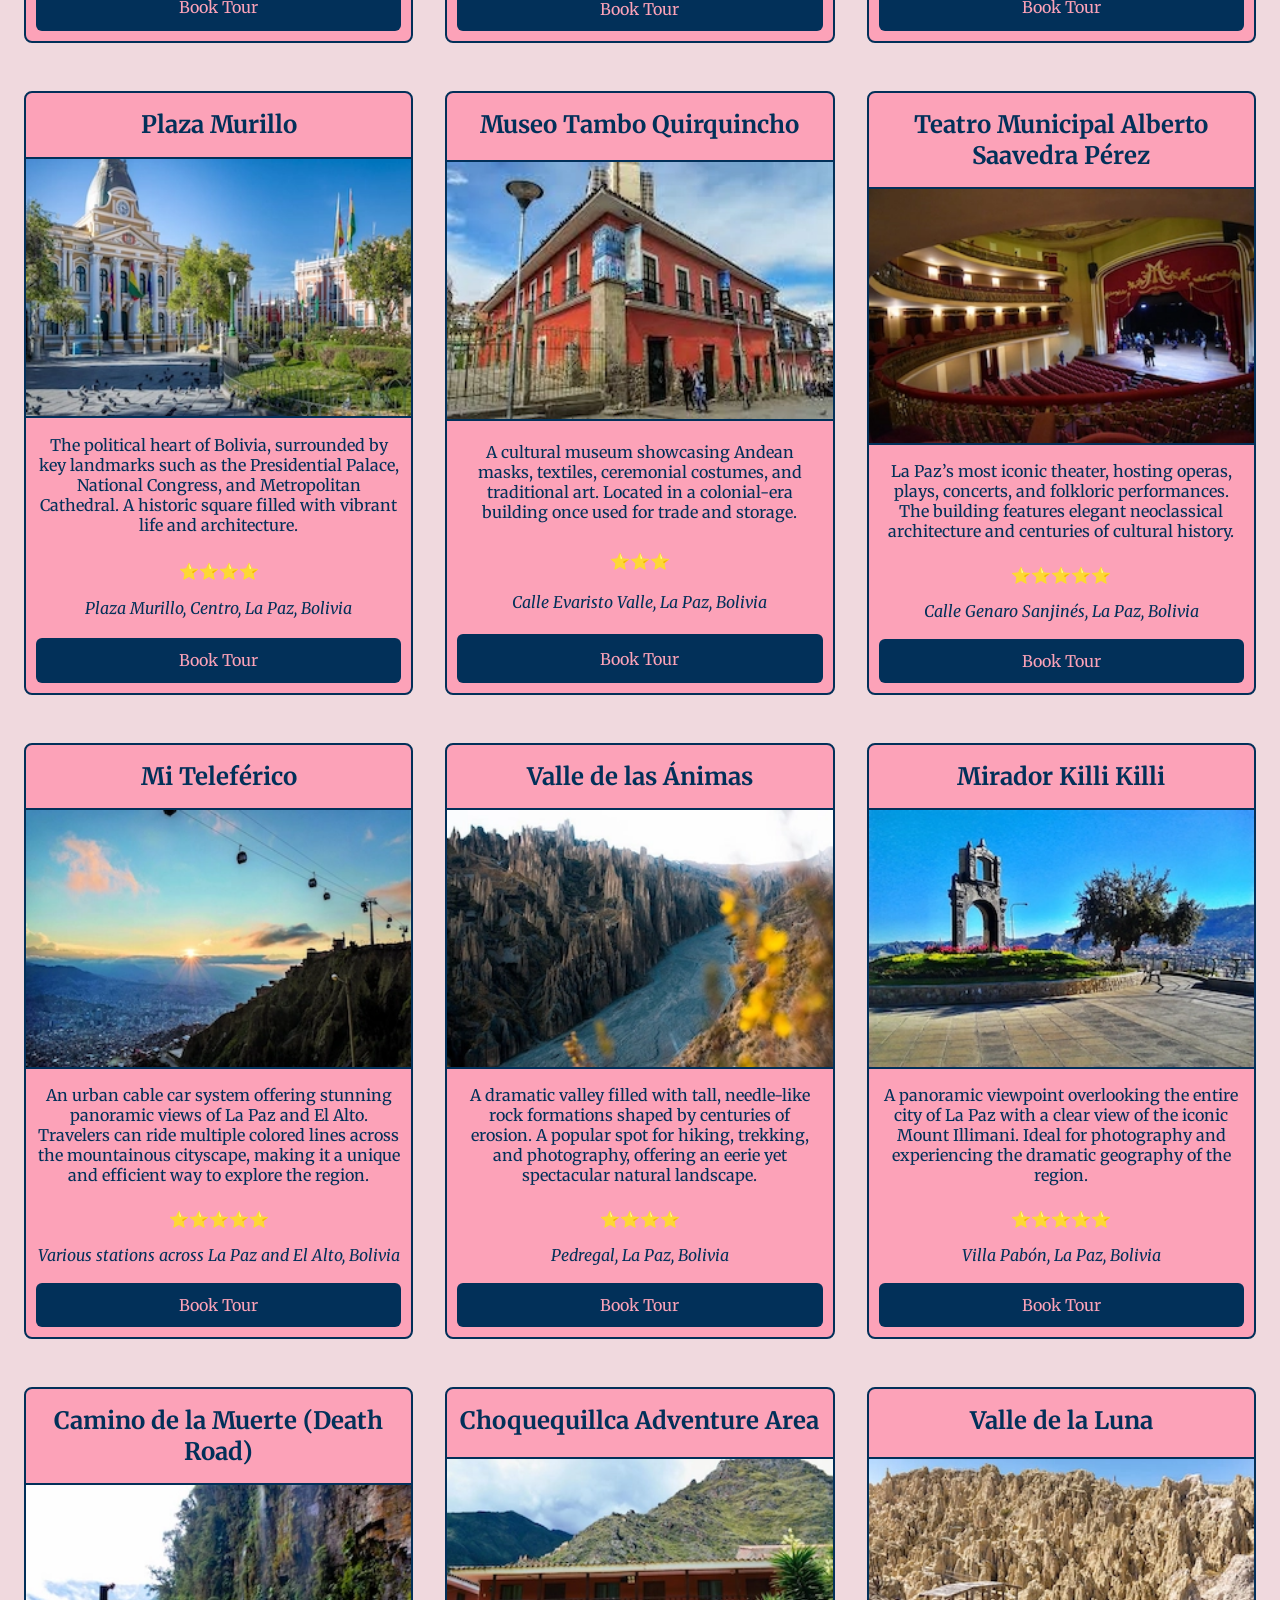
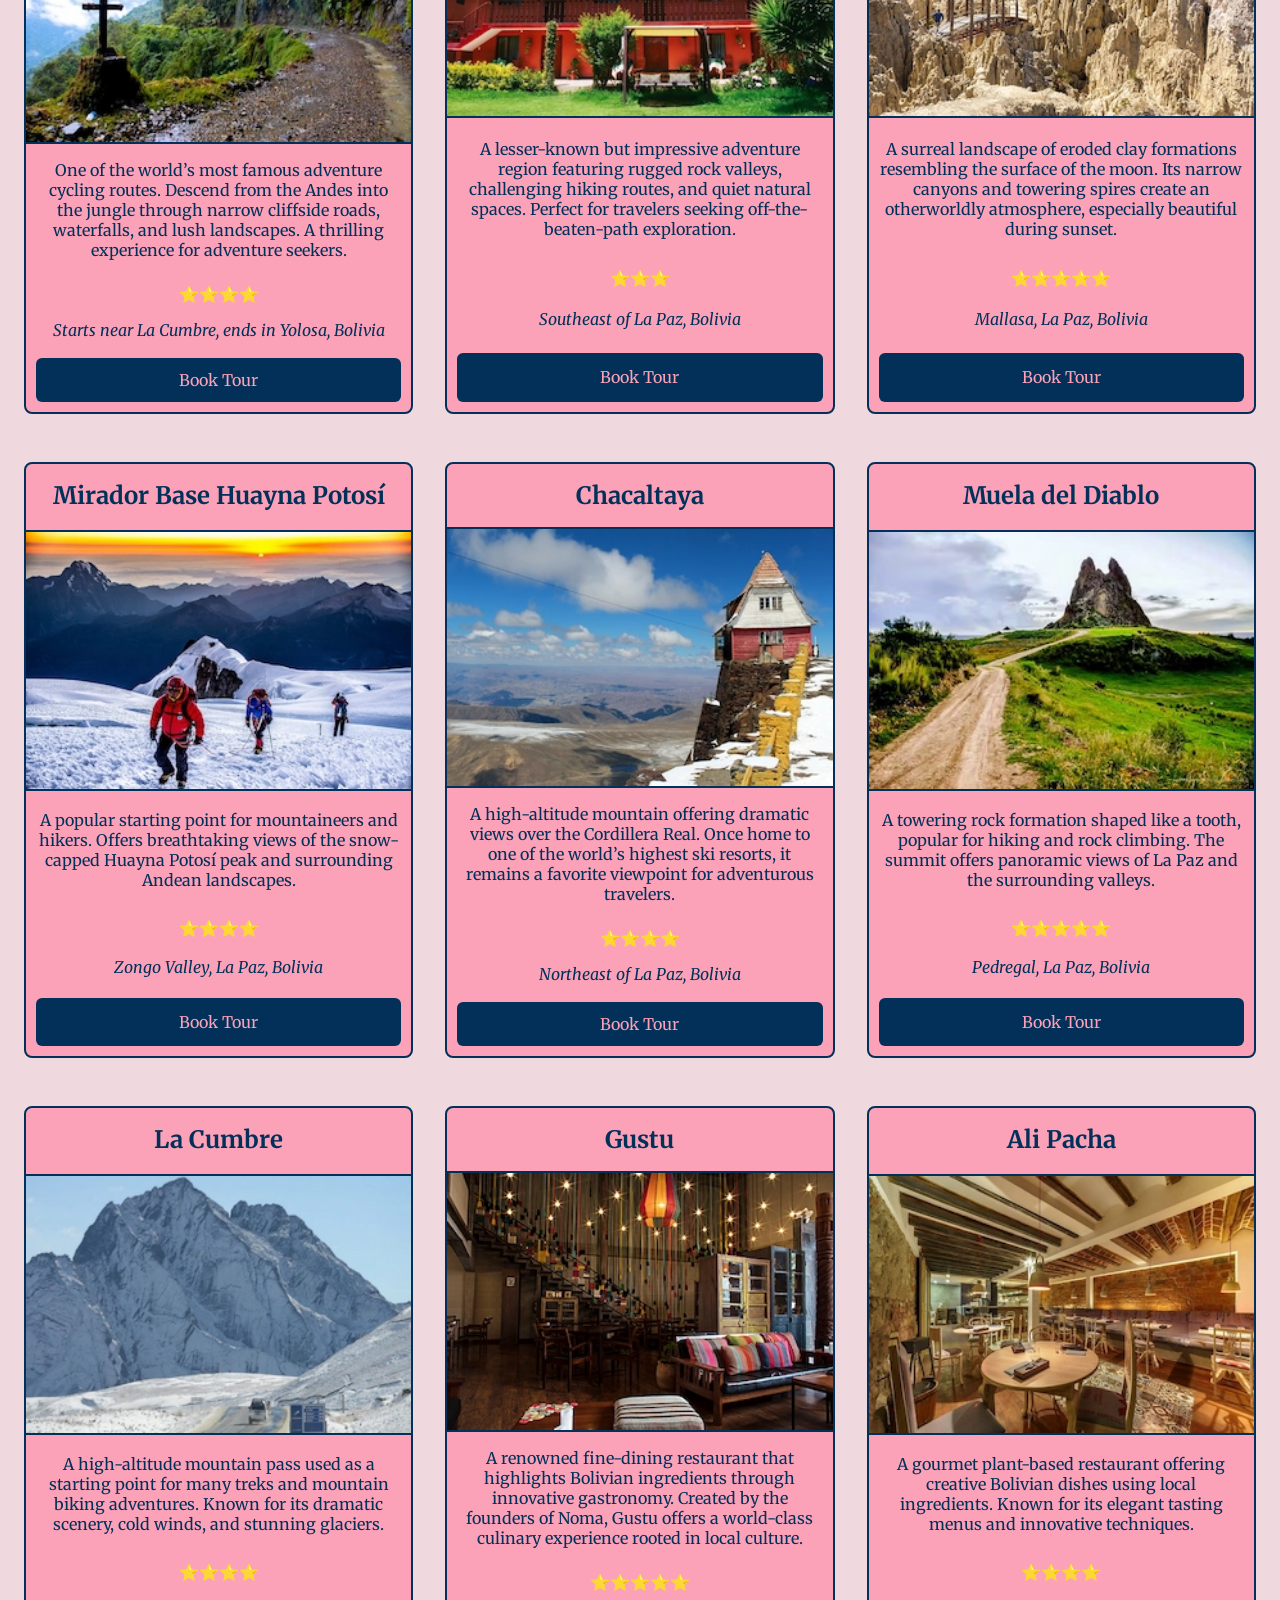
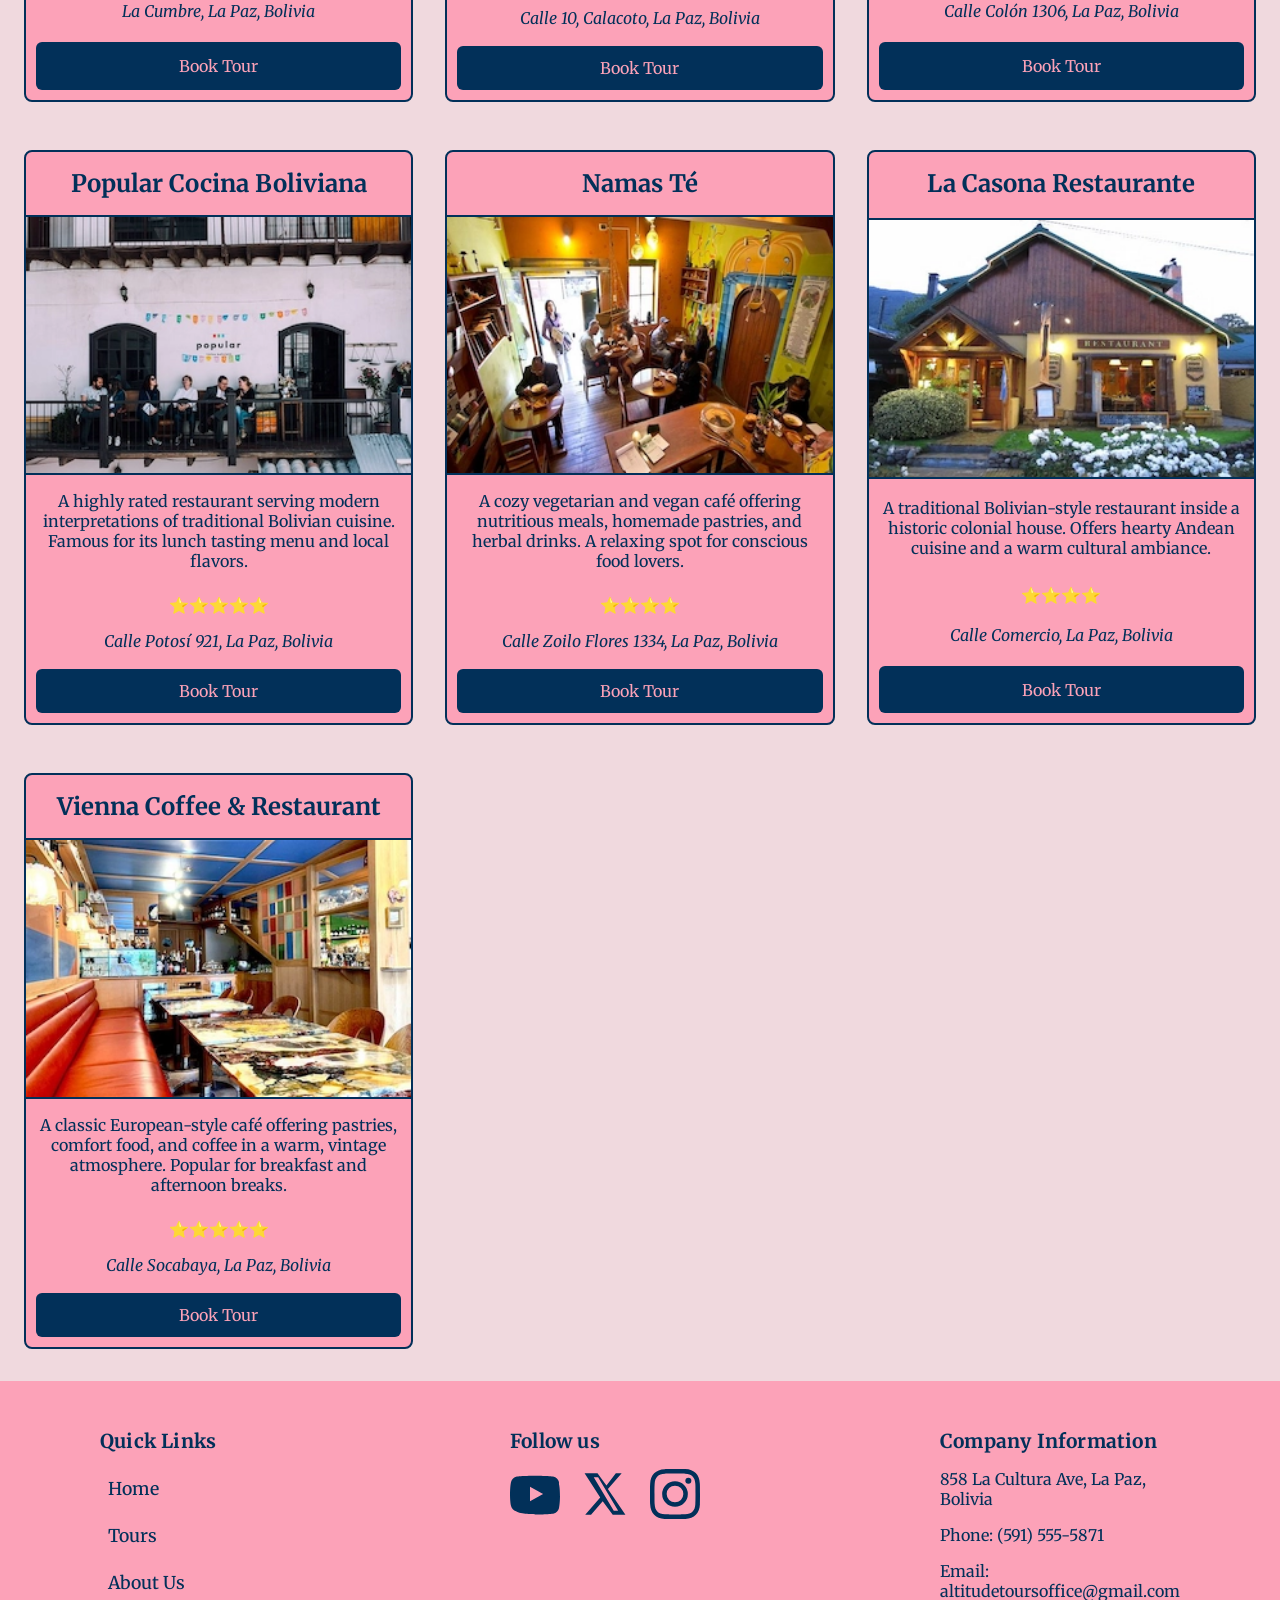
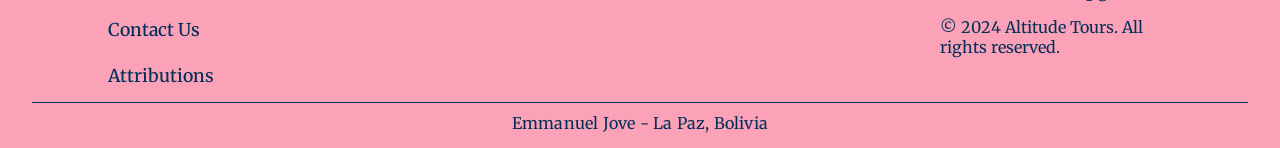
<file: final/tours.html>
<!DOCTYPE html>
<html lang="en">
<head>
  <meta charset="UTF-8">
  <meta name="viewport" content="width=device-width, initial-scale=1.0">
  <title>Home | Final Project Altitude Tours</title>
  <meta name="description" content="This is the final project page for WDD231 course, this page it is a summary of all the content learned during this course.">
  <meta name="author" content="Emmanuel Jove">
  <link rel="preconnect" href="https://fonts.googleapis.com">
  <link rel="preconnect" href="https://fonts.gstatic.com" crossorigin>
  <link href="https://fonts.googleapis.com/css2?family=Bebas+Neue&family=Merriweather&family=Montserrat:ital,wght@0,100..900;1,100..900&family=Open+Sans:ital,wght@0,300..800;1,300..800&display=swap" rel="stylesheet">
  <!-- Favicon -->
  <link rel="icon" href="images/altitudefavicon.ico" type="image/x-icon">

  <!-- Open Graph / Facebook -->
  <meta property="og:title" content="Emmanuel Jove | WDD231">
  <meta property="og:description" content="This is the final project page for WDD231 course, this page it is a summary of all the content learned during this course.">
  <meta property="og:image" content="https://imgur.com/a/SBOJ5Ev">
  <meta property="og:url" content="http://127.0.0.1:5500/index.html">
  
  <!-- Styles -->
  <link rel="stylesheet" href="styles/tours.css">

  <!-- Scripts -->
  <script src="scripts/navigation.js" defer></script>
  <script src="scripts/tours.js" type="module" defer></script>
  <script src="scripts/message.js" defer></script>
</head>
<body>
  <div id="message" class="message"></div>
  <header class="site-header">
    <div class="header-container">
        <div class="logo">
        <img src="images/mountains.svg" alt="Site Logo">
        <span class="site-name">Altitude Tours</span>
        </div>

        <button id="menu" aria-label="Menu">☰</button>

        <nav id="navMenu">
        <a href="index.html">Home</a>
        <a href="tours.html" class="active">Tours</a>
        <a href="about.html">About Us</a>
        <a href="contact.html">Contact Us</a>
        </nav>
    </div>
  </header>
  <main>
      <h1>Find the perfect tour for your adventure with expert guides</h1>
      <div id="topControls">
        <div id="searchBar">
          <input type="text" id="searchInput" placeholder="Search tours...">
        </div>
        <div id="filters">
          <select id="categoryFilter">
            <option value="all">All Categories</option>
            <option value="cultural">Cultural</option>
            <option value="adventure_nature">Adventure/Nature</option>
            <option value="restaurant">Restaurants</option>
          </select>

          <select id="reviewFilter">
            <option value="all">All Reviews</option>
            <option value="5">⭐⭐⭐⭐⭐</option>
            <option value="4">⭐⭐⭐⭐</option>
            <option value="3">⭐⭐⭐</option>
            <option value="2">⭐⭐</option>
            <option value="1">⭐</option>
          </select>
        </div>
      </div>
      <div id="alltours"></div>
      <dialog id="bookingModal">
        <h2>Schedule a Tour</h2>

        <form id="bookingForm" class="booking-form">
          <label>
            Full Name:
            <input type="text" name="name" required>
          </label>

          <label>
            Email:
            <input type="email" name="email" required>
          </label>

          <label>
            Date:
            <input type="date" name="date" required>
          </label>

          <label>
            Number of People:
            <input type="number" name="people" min="1" value="1" required>
          </label>

          <menu>
            <button type="button" id="closeModal" class="close-modal">Cancel</button>
            <button type="submit" class="submit-modal">Confirm</button>
          </menu>
        </form>
      </dialog>
      <dialog id="successModal">
        <h2>Congratulations! Your tour has been scheduled</h2>

        <p id="successMessage"></p>

        <button id="closeSuccess">Close</button>
      </dialog>

    
  </main>


  <footer class="tcc-footer" role="contentinfo" aria-label="Footer">
    <div class="footer-wrap">
      <!-- Contact Column -->
      <section class="footer-col contact" aria-labelledby="contact-title">
        <h2 id="contact-title" class="footer-title">Quick Links</h2>
        <address class="footer-address">
          <a href="index.html">Home</a>
          <a href="tours.html">Tours</a>
          <a href="about.html">About Us</a>
          <a href="contact.html">Contact Us</a>
          <a href="attributions.html">Attributions</a>
        </address>
      </section>

      <!-- Social -->
      <section class="footer-col social" aria-labelledby="social-title">
        <h2 id="social-title" class="footer-title">Follow us</h2>
        <nav class="social-list" aria-label="Social Media Links">
          <a class="social-item youtube" href="#" aria-label="YouTube" title="YouTube">
            <!-- YouTube SVG -->
            <svg viewBox="0 0 24 24" aria-hidden="true"><path fill="currentColor" d="M23.5 6.2c-.3-1.2-1.2-2.2-2.4-2.5C19 3.2 12 3.2 12 3.2s-7 0-9.1.5C1.7 4 0.8 5 0.5 6.2 0 8.3 0 12 0 12s0 3.7.5 5.8c.3 1.2 1.2 2.2 2.4 2.5C5 21.8 12 21.8 12 21.8s7 0 9.1-.5c1.2-.3 2.1-1.3 2.4-2.5.5-2.1.5-5.8.5-5.8s0-3.7-.5-5.8zM9.6 15.5V8.5l6.3 3.5-6.3 3.5z"/></svg>
          </a>
          <a class="social-item twitter" href="#" aria-label="Twitter" title="Twitter">
            <!-- Twitter/X SVG -->
            <svg viewBox="0 0 24 24" aria-hidden="true"><path fill="currentColor" d="M17.2 2H20l-6.6 7.6L21.8 22h-6.1l-4.8-6.5L5.3 22H2.5l7.2-8.3L2.2 2h6.2l4.3 5.9L17.2 2zm-1 18h2.1L8.7 4H6.6l9.6 16z"/></svg>
          </a>
          <a class="social-item linkedin" href="#" aria-label="Instagram" title="Instagram">
            <!-- Instagram SVG -->
            <svg viewBox="0 0 24 24" aria-hidden="true"><path fill="currentColor" d="M12 2.163c3.204 0 3.584.012 4.85.07 3.252.148 4.771 1.691 4.919 4.919.058 1.265.069 1.645.069 4.849 0 3.205-.012 3.584-.069 4.849-.149 3.225-1.664 4.771-4.919 4.919-1.266.057-1.645.069-4.849.069-3.204 0-3.584-.012-4.849-.069-3.259-.149-4.771-1.699-4.919-4.92-.058-1.265-.07-1.644-.07-4.849 0-3.204.013-3.583.07-4.849.149-3.227 1.664-4.771 4.919-4.919 1.266-.057 1.645-.069 4.849-.069zm0-2.163C8.717 0 8.283.012 7.028.072 2.731.272.272 2.69.072 7.028.012 8.283 0 8.717 0 12c0 3.283.012 3.716.072 4.972.2 4.337 2.619 6.795 6.956 6.995 1.256.06 1.69.072 4.972.072 3.283 0 3.716-.012 4.972-.072 4.336-.2 6.798-2.659 6.991-6.993C23.988 15.716 24 15.283 24 12c0-3.283-.012-3.717-.072-4.972-.2-4.336-2.658-6.798-6.994-6.991C15.716.012 15.283 0 12 0z"/><path fill="currentColor" d="M12 5.838a6.162 6.162 0 100 12.324 6.162 6.162 0 000-12.324zM12 16a4 4 0 110-8 4 4 0 010 8z"/><circle cx="18.406" cy="5.594" r="1.44" fill="currentColor"/></svg>
          </a>
        </nav>
      </section>

      <!-- Project Column -->
      <section class="footer-col contact" aria-labelledby="contact-title">
          <h2 id="project-title" class="footer-title">Company Information</h2>
          <p class="footer-text">858 La Cultura Ave, La Paz, Bolivia</p>
          <p class="footer-text">Phone: (591) 555-5871</p>
          <p class="footer-text">Email: altitudetoursoffice@gmail.com</p>
          <p class="footer-text">© 2024 Altitude Tours. All rights reserved.</p>
      </section>
    </div>
    <section class="footer-x">
        <h2 class="footer-title">Emmanuel Jove - La Paz, Bolivia</h2>
    </section>
  </footer>
</body>
</html>
</file>
<file: styles/small.css>
:root{
    --primary-color: #003B4A;
    --secondary-color: #FF6F78; 
    --text-color: #faf8f8;
    --font-family: 'Merriweather', serif;
    --heading-font-family: 'Bebas Neue', cursive;
}

/*  General  */
body {
  font-family: 'Roboto', sans-serif;
  margin: 0;
  padding: 0;
  background-color: #f0f7f4;
  color: var(--primary-color);
}

h1, h2 {
  margin: 0;
  padding: 0.5rem;
}

h2 {
  background-color: var(--secondary-color);
  color:var(--primary-color);
  font-size: 1.1rem;
}

/*  HEADER  */
header {
  background-color: white;
  color: white;
  font-family: 'Roboto', sans-serif;
}

/* Container */
.header-container {
  display: flex;
  justify-content: space-between;
  padding: 1rem;
}

/* Logo site name */
.logo {
  display: flex;
  align-items: center;
  gap: 0.5rem;
}

.logo img {
  width: 40px;
  height: 40px;
  border-radius: 3px;
}

.site-name {
  font-size: 1.2rem;
  font-weight: bold;
  color: var(--primary-color);
}

/* Burger */
#menu {
  background: none;
  border: 2px solid white;
  border-radius: 5px;
  color: var(--primary-color);
  font-size: 1.5rem;
  cursor: pointer;
  padding: 0.2rem 0.6rem;
}

/*  NAV  */
nav {
  display: none;
  flex-direction: column;
  background-color: var(--primary-color);
}

nav.show {
  display: flex;
}

nav a {
  color: var(--secondary-color);
  font-size: 1.5rem;
  text-decoration: none;
  padding: 1rem;
  border-top: 1px solid #444;
  text-align: left;
}

nav a:hover,
nav a.active {
  background-color: #555;
}


/*  Main  */
main {
  padding: 1rem;
}


section {
  margin-bottom: 1.5rem;
  border: 1px solid #ccc;
  background-color: #eee;;
}
section p {
  padding: 0 10px 10px 10px;
  font-size: 1.2rem;

}
section img {
  display: block;
  padding: 10px;
  margin: 1rem auto;
  max-width: 200px;
  border-radius: 5px;
}

/*  Course Buttons  */
.buttons {
  display: flex;
  justify-content: center;
  gap: 2rem;
  margin: 0.5rem 0;
}

.buttons button {
  background-color: var(--primary-color);
  border: none;
  padding: 0.5rem 3rem;
  cursor: pointer;
  font-size: 1.5rem;
  color: var(--secondary-color);
  border: 2px solid var(--secondary-color);
  border-radius: 8px;
}

.buttons button:hover {
  background-color: #999;
}

/*  Course Cards  */
#courseContainer {
  display: block;
  gap: 1rem;
  margin: 0.5rem;
  
}
#courses p {
  font-size: 1.2rem;
  text-align: center;
  margin-top: 30px;
}
.course {
  margin: 8px;
  text-align: center;
  border-radius: 5px;
  font-weight: 500;
  border: 2px solid var(--primary-color);
  background-color: var(--secondary-color);
}

/*  Footer  */
footer {
  background-color: var(--primary-color);
  color: white;
  text-align: center;
  padding: 1rem;
  font-size: 0.9rem;
}

footer a {
  color: white;
  margin: 0 0.5rem;
  text-decoration: none;
}

footer a:hover {
  text-decoration: underline;
}
</file>
<file: styles/large.css>
@media (min-width: 768px) {
  /* hide button */
  #menu {
    display: none;
  }

  .main-container {
  display: flex;
  justify-content: space-between; 
  align-items: flex-start;        
  gap: 20px;                      
  margin: 20px;
}
  nav {
    display: flex;
    flex-direction: row;
    justify-content: left;
    background-color: var(--primary-color);
  }

  nav a {
    border: none;
    padding: 1rem 2rem;
  }

  nav a:hover,
  nav a.active {
    background-color: #444;
  }

  .header-container {
    justify-content: flex-start;
    gap: 2rem;
  }

  .site-name {
    font-size: 1.3rem;
  }

  /*  Course Buttons  */
.buttons {
  display: flex;
  justify-content: center;
  gap: 20rem;
  margin: 0.5rem 0;
}

.buttons button {
  background-color: var(--primary-color);
  border: none;
  padding: 0.5rem 3rem;
  cursor: pointer;
  font-size: 1.5rem;
  color: var(--secondary-color);
  border: 2px solid var(--secondary-color);
  border-radius: 8px;
}

.buttons button:hover {
  background-color: #999;
}
#courseContainer {
  display: grid;
  grid-template-columns: repeat(3, 1fr);
  grid-auto-rows: auto;
  gap: 0.5rem;
  margin: 0.5rem;
  
}
}
</file>
<file: chamber/styles/discover.css>
:root{
  --primary-color: #042940;
  --secondary-color: #DBF227; 
  --text-color: #faf8f8;
  --font-family: 'Merriweather', serif;
  --heading-font-family: 'Montserrat', sans-serif;
}

body { 
    margin:0;
}

/* Header */
.site-header { 
    background-color: var(--primary-color);  
}

.site-header .wrap { 
    display:flex; 
    align-items:center; 
    justify-content:space-between;
    gap:1rem; 
    padding:0.75rem 0; 
    text-decoration:none;
  }

.logo { 
    font-weight:600; 
    font-size:2rem; 
    color: white; 
    font-family: var(--heading-font-family);
    text-decoration:none; 
}
  
.menu-toggle { 
    display:none; 
    background:var(--primary-color); 
    border:0; color:var(--secondary-color); 
    font-size:1.25rem;
      
  }

.logo-group {
  display: flex;
  align-items: center;
  gap: 0.75rem;
}

.logo-group img {
  display: block;
}


/* Navigation */
.main-nav ul { 
  display:flex; 
  gap:1rem;
  list-style:none;
  margin:25px;
}

.main-nav a { 
  color:var(--secondary-color); 
  font-weight: 500;
  font-family: var(--heading-font-family);
  font-size: 1.3rem;
  padding:0.25rem 0.5rem; 
  border-radius:4px; 
  text-decoration:none;
}
.main-nav a:hover { 
  background: rgba(255,255,255,0.08); 
}

* {
  box-sizing: border-box;
}

#allplaces div {
  margin: 1rem 8px;
  border: 2px solid var(--primary-color);
  border-radius: 8px;
  background-color: rgb(237, 243, 225);
  overflow: hidden;

  display: grid;
  
  grid-template-areas: 
    'title'
    'image'
    'description'
    'address';
}

#allplaces div h2 {
  margin: 1rem 10px;
  grid-area: title;
  color: var(--primary-color);
  font-size: 2rem;
}

#allplaces div img {
  width: 100%;
  height: auto;
  object-fit: cover;
  grid-area: image;
}

#allplaces div p {
  margin: 1rem 10px;
  grid-area: description;
  color: var(--primary-color);
  font-size: 1rem;
}
#allplaces div address {
  margin: 0.5rem 10px;
  font-style: italic;
  grid-area: address;
  color: var(--primary-color);
}

.message {
  background: var(--secondary-color);
  color: var(--primary-color);
  text-align: center;
  padding: 7px;
  font-size: 1.5rem;
  font-family: var(--font-family);
}

h1 {
  text-align: center;
  color: var(--primary-color);
  font-family: var(--heading-font-family);
  margin-top: 1.5rem;
  font-size: 2.5rem;
}



/* Footer */

.tcc-footer {
  background: var(--primary-color);
  color:white;
  padding: 32px 24px;
}

.footer-wrap {
  max-width: 1080px;
  margin: 0 auto;
  display: grid;
  grid-template-columns: 1.3fr 0.9fr 1.1fr; 
  gap: 28px;
  align-items: start;
}

/* Footer Titles */
.footer-title {
  font-family: var(--heading-font-family);
  font-size: 1rem;
  font-weight: 600;
  letter-spacing: 0.2px;
  color:white;
}

/* Contact Column */
.footer-address {
  display: grid;
  gap: 6px;
  font-style: normal;
  font-family: var(--heading-font-family);
  line-height: 1.45;
}

.footer-link {
  color: white;
  text-decoration: none;
  font-weight: 500;
  font-family: var(--heading-font-family);
}

.footer-link:hover,
.footer-link:focus {
  text-decoration: underline;
  color: #bfdbfe; 
}

/* Social Column */
.social-list {
  display: flex;
  gap: 20px;
  align-items: center;
}

.social-item {
  width: 50px;
  height: 50px;
  display: inline-flex;
  align-items: center;
  justify-content: center;
  border-radius: 8px;
  color: white;
  text-decoration: none;
}

.social-item svg {
  width: 50px;
  height: 50px;
  display: block;
}

.social-item:hover,
.social-item:focus {
  transform: translateY(-2px);
  color: white;
  border-color: #334155;
  background: #0d1b32;
  box-shadow: 0 6px 16px rgba(0,0,0,0.35);
}

/* Project Column */
.project-meta {
  list-style: none;
  padding: 0;
  margin: 0;
  display: grid;
  gap: 8px;
  text-decoration: none;
}

.project-meta .meta-label {
  display: inline-block;
  padding: 6px 10px;
  border-radius: 8px;
  color: white;
  font-size: 0.95rem;
  font-family: var(--heading-font-family);
}


/* Accessibility */
.sr-only { 
  position:absolute; 
  left:-9999px; 
}


/* Responsive */
@media (max-width:720px) {
  .main-nav { 
    display:none; 
  }
  .menu-toggle { 
    display:inline-block; 
  }
  .controls { 
    flex-direction:column; 
    align-items:flex-start; 
  }

  .tcc-footer { 
    padding: 28px 18px; 
  }
  .footer-wrap {
    grid-template-columns: 1fr;
    gap: 22px;
    justify-items: center;
    text-align: center;
  }
  .footer-title { 
    font-size: 1.2rem; 
    
  }
  .social-item { 
    width: 60px; 
    height: 60px; 
    text-align: center;
  }
  .social-item svg { 
    width: 50px; 
    height: 50px; 
    text-align: center;
  }
    
  .project-meta .meta-label { 
    font-size: 1.2rem; 
    text-align: center;
  }

  /* Hide */
  .logo {
    display: none;
  }
  
  /* Show navigation vertically */
  .main-nav {
    display: flex;
    width: 100%;
    margin-top: 1rem;
  }

  .main-nav ul {
    flex-direction: column;
    width: 100%;
    gap: 0.75rem;
    padding: 0;
  }

  .main-nav a {
    display: block;
    width: 100%;
    padding: 0.75rem 1rem;
    background: rgba(255,255,255,0.05);
    border-radius: 6px;
  }

  .menu-toggle { 
    display: none; 
  }

  .controls { 
    flex-direction:column; 
    align-items:flex-start; 
  }

  .tcc-footer { 
    padding: 28px 18px; 
  }
  .footer-wrap {
    grid-template-columns: 1fr;
    gap: 22px;
    justify-items: center;
    text-align: center;
  }
}
</file>
<file: chamber/styles/medium.css>
@media only screen and (min-width:720px) {
  #allplaces div {
    grid-template-areas:
    'image title'
    'image description'
    'image address';
  }

  #allplaces div img {
    width: 300px;
    height: 100%;
  }

  #allplaces div img:hover {
  transform: scale(1.05);
  transition: transform 0.3s ease;
}
}
</file>
<file: chamber/styles/large.css>
@media only screen and (min-width: 64rem) {
  #allplaces {
    display: grid;
    grid-template-columns: repeat(2, 1fr);
    gap: 0.5rem;
    grid-template-areas: 
      'title'
      'image'
      'description'
      'address';
  }

  #allplaces div img {
    width: 100%;
    height: auto;
    padding-left: 10px;
    padding-top: 90px;
  }
  #allplaces div h2 {
    padding-right: 70px;
  }
  #allplaces div img:hover {
  transform: scale(1.05);
  transition: transform 0.3s ease;
}
}
</file>
<file: chamber/styles/join.css>
:root{
  --primary-color: #042940;
  --secondary-color: #DBF227; 
  --text-color: #faf8f8;
  --font-family: 'Merriweather', serif;
  --heading-font-family: 'Montserrat', sans-serif;
}

/* Header */
.site-header { 
    background-color: var(--primary-color);  
}

.site-header .wrap { 
    display:flex; 
    align-items:center; 
    justify-content:space-between;
    gap:1rem; 
    padding:0.75rem 0; 
    text-decoration:none;
  }

.logo { 
    font-weight:600; 
    font-size:2rem; 
    color: white; 
    font-family: var(--heading-font-family);
    text-decoration:none; 
}
  
.menu-toggle { 
    display:none; 
    background:var(--primary-color); 
    border:0; color:var(--secondary-color); 
    font-size:1.25rem;
      
  }

.logo-group {
  display: flex;
  align-items: center;
  gap: 0.75rem;
}

.logo-group img {
  display: block;
}


/* Navigation */
.main-nav ul { 
  display:flex; 
  gap:1rem;
  list-style:none;
  margin:25px;
}

.main-nav a { 
  color:var(--secondary-color); 
  font-weight: 500;
  font-family: var(--heading-font-family);
  font-size: 1.3rem;
  padding:0.25rem 0.5rem; 
  border-radius:4px; 
  text-decoration:none;
}
.main-nav a:hover { 
  background: rgba(255,255,255,0.08); 
}



/* Layout */
body {
  background-color: rgb(237, 243, 225);
  font-family: Arial, sans-serif;
  margin: 0;
  display: flex;
  flex-direction: column;
  gap: 1rem;
}

main {
  display: flex;
  flex-direction: column;
}

@media (min-width: 800px) {
  main {
    flex-direction: row;
    align-items: flex-start;
  }
  .cards {
    margin-left: 2rem;
    max-width: 350px;
  }
}

/* Form elements */
.membership-form {
  background-color: white;
  border: 1px solid var(--primary-color);
  border-radius: 8px;
  padding: 2rem;
  max-width: 500px;
  margin: 2rem auto;
  animation: fadeIn 2s ease forwards;
}

/* Title */
.form-title {
  text-align: center;
  font-family: var(--heading-font-family);
  font-size: 2rem;
  color: var(--primary-color);
  margin-bottom: 1.5rem;
}

/* Labels */
.membership-form label {
  display: block;
  margin-bottom: 1rem;
  font-weight: bold;
  color: var(--primary-color);
}

/* Inputs, selects y textarea */
.membership-form input[type="text"],
.membership-form input[type="email"],
.membership-form input[type="tel"],
.membership-form select,
.membership-form textarea {
  width: 100%;
  padding: 0.5rem;
  margin-top: 0.3rem;
  border: 1px solid var(--primary-color);
  border-radius: 4px;
  font-size: 1rem;
  box-sizing: border-box;
}

/* Submit Button */
.submit-btn {
  display: block;
  margin: 1.5rem auto 0;
  padding: 0.7rem 1.5rem;
  background-color: var(--primary-color);
  color: white;
  border: none;
  border-radius: 4px;
  font-size: 1.1rem;
  font-weight: bold;
  cursor: pointer;
}

.submit-btn:hover {
  background-color: #003366; 
  transition: 0.3s;
}

/* Cards */
.cards-title {
  text-align: center;
  font-family: var(--heading-font-family);
  font-size: 2.5rem;
  color: var(--primary-color);
  padding-top: 0px;
  margin-top: 10px;
  animation: fadeIn 1.5s ease forwards;
}


.cards {
    display: grid;
    gap: 1rem;
    width: 100%;
}


@media (min-width: 800px) {
    .cards {
        margin-left: auto;       
        margin-right: 1.5rem;    
        max-width: 350px;
        width: 350px;     
        top: 1.5rem;
    }
}

.card, .card-np, .card-bronze, .card-silver, .card-gold {
  background-color: white;
  border: 1px solid var(--primary-color);
  padding: 15px;
  border-radius: 8px;
  opacity: 0;
  animation: fadeIn 2s ease forwards;
}


.card-np h2 {
  background-color: var(--primary-color);
  color: white;
  padding: 30px 15px;
  font-family: var(--heading-font-family);
  border-radius: 10px;
  text-align: center;
  font-size: 2rem;
  margin-top: 0;
}

.card-bronze h2 {
  background-color: #CD7F32;
  color: white;
  padding: 30px 15px;
  font-family: var(--heading-font-family);
  border-radius: 10px;
  text-align: center;
  font-size: 2rem;
  margin-top: 0;
}
.card-silver h2 {
  background-color: #c0c0c0;
  color: white;
  padding: 30px 15px;
  font-family: var(--heading-font-family);
  border-radius: 10px;
  text-align: center;
  font-size: 2rem;
  margin-top: 0;
}
.card-gold h2 {
  background-color: #FFD700;
  color: white;
  padding: 30px 15px;
  font-family: var(--heading-font-family);
  border-radius: 10px;
  text-align: center;
  font-size: 2rem;
  margin-top: 0;
}
.price {
  margin: 0px;
  padding: 0px;
  text-align: center;
  font-size: 1.5rem;
  font-weight: bold;
  color: var(--primary-color);
  opacity: 0.8;
}

.card-np button {
  background-color:var(--primary-color);
  color: white;
}

.card-bronze button {
  background-color: #cd7f32;
  color: white;
}

.card-silver button {
  background-color: #c0c0c0;
  color: var(--primary-color);
}

.card-gold button {
  background-color: #ffd700;
  color: var(--primary-color);
}
.cards button {
  padding: 0.5rem 1rem;
  display: block;            
  margin: 0.5rem auto;
  border: none;
  border-radius: 4px;
  cursor: pointer;
  font-size: 1rem;
  font-weight: bold;
}

.description {
  font-size: 1rem;
  font-style: italic;
  color: #555;
  margin-top: 0.5rem;
  text-align: center;
}



.card:nth-child(1) { animation-delay: .2s; }
.card:nth-child(2) { animation-delay: .4s; }
.card:nth-child(3) { animation-delay: .6s; }
.card:nth-child(4) { animation-delay: .8s; }

@keyframes fadeIn {
  from { opacity: 0; transform: translateY(20px); }
  to { opacity: 1; transform: translateY(0); }
}

/* Dialog styling */
.dialog-card {
  border: 1px solid var(--primary-color);
  border-radius: 8px;
  padding: 1.5rem;
  max-width: 400px;
  margin: auto;
  text-align: center;
  animation: fadeIn 0.5s ease forwards;
}

.dialog-card h2 {
  color: white;
  padding: 20px;
  font-family: var(--heading-font-family);
  border-radius: 6px;
  font-size: 1.5rem;
  margin-top: 0;
}

/* Colors*/
.dialog-np h2 { background-color: var(--primary-color); }
.dialog-bronze h2 { background-color: #CD7F32; }
.dialog-silver h2 { background-color: #c0c0c0; }
.dialog-gold h2 { background-color: #FFD700; }

/* Benefits List */
.dialog-card ul {
  list-style: disc;
  text-align: left;
  padding: 0px 20px;
  margin: 1rem 0;
}

.dialog-card li {
  margin: 0.5rem 0;
  font-size: 1rem;
  color: #333;
}

/* Close Button */
.close-dialog {
  display: block;
  margin: 1rem auto 0;
  padding: 0.5rem 1rem;
  border: none;
  border-radius: 4px;
  cursor: pointer;
  font-weight: bold;
  background-color: var(--primary-color);
  color: white;
}

.close-dialog:hover {
  background-color: var(--primary-color);
  transition: 0.3s;
}


/* Thank-you page */
/* Principal container */
.thankyou-container {
  max-width: 600px;
  margin: 2rem auto;
  padding: 2rem;
  background-color: var(--primary-color);
  border: 3px solid var(--secondary-color);
  border-radius: 8px;
  animation: fadeIn 1.5s ease forwards;
  text-align: center;
}

/* Title */
.thankyou-title {
  font-family: var(--heading-font-family);
  font-size: 2rem;
  color: white;
  margin-bottom: 1.5rem;
}

/* Information Box */
.info-box {
  background-color: #f9f9f9;
  border: 3px solid var(--secondary-color);
  border-radius: 6px;
  padding: 1.5rem;
  text-align: left;
}

/* Text inside the info-box */
.info-box p {
  margin: 0.5rem 0;
  font-size: 1rem;
  color: #333;
}

.info-box strong {
  color: var(--primary-color);
}

/* Footer */

.tcc-footer {
  background: var(--primary-color);
  color:white;
  padding: 32px 24px;
}

.footer-wrap {
  max-width: 1080px;
  margin: 0 auto;
  display: grid;
  grid-template-columns: 1.3fr 0.9fr 1.1fr; 
  gap: 28px;
  align-items: start;
}

/* Footer Titles */
.footer-title {
  font-family: var(--heading-font-family);
  font-size: 1rem;
  font-weight: 600;
  letter-spacing: 0.2px;
  color:white;
}

/* Contact Column */
.footer-address {
  display: grid;
  gap: 6px;
  font-style: normal;
  font-family: var(--heading-font-family);
  line-height: 1.45;
}

.footer-link {
  color: white;
  text-decoration: none;
  font-weight: 500;
  font-family: var(--heading-font-family);
}

.footer-link:hover,
.footer-link:focus {
  text-decoration: underline;
  color: #bfdbfe; 
}

/* Social Column */
.social-list {
  display: flex;
  gap: 20px;
  align-items: center;
}

.social-item {
  width: 50px;
  height: 50px;
  display: inline-flex;
  align-items: center;
  justify-content: center;
  border-radius: 8px;
  color: white;
  text-decoration: none;
}

.social-item svg {
  width: 50px;
  height: 50px;
  display: block;
}

.social-item:hover,
.social-item:focus {
  transform: translateY(-2px);
  color: white;
  border-color: #334155;
  background: #0d1b32;
  box-shadow: 0 6px 16px rgba(0,0,0,0.35);
}

/* Project Column */
.project-meta {
  list-style: none;
  padding: 0;
  margin: 0;
  display: grid;
  gap: 8px;
  text-decoration: none;
}

.project-meta .meta-label {
  display: inline-block;
  padding: 6px 10px;
  border-radius: 8px;
  color: white;
  font-size: 0.95rem;
  font-family: var(--heading-font-family);
}


/* Accessibility */
.sr-only { 
  position:absolute; 
  left:-9999px; 
}


/* Responsive */
@media (max-width:720px) {
  .main-nav { 
    display:none; 
  }
  .menu-toggle { 
    display:inline-block; 
  }
  .controls { 
    flex-direction:column; 
    align-items:flex-start; 
  }

  .tcc-footer { 
    padding: 28px 18px; 
  }
  .footer-wrap {
    grid-template-columns: 1fr;
    gap: 22px;
    justify-items: center;
    text-align: center;
  }
  .footer-title { 
    font-size: 1.2rem; 
    
  }
  .social-item { 
    width: 60px; 
    height: 60px; 
    text-align: center;
  }
  .social-item svg { 
    width: 50px; 
    height: 50px; 
    text-align: center;
  }
    
  .project-meta .meta-label { 
    font-size: 1.2rem; 
    text-align: center;
  }

  /* Hide */
  .logo {
    display: none;
  }
  
  /* Show navigation vertically */
  .main-nav {
    display: flex;
    width: 100%;
    margin-top: 1rem;
  }

  .main-nav ul {
    flex-direction: column;
    width: 100%;
    gap: 0.75rem;
    padding: 0;
  }

  .main-nav a {
    display: block;
    width: 100%;
    padding: 0.75rem 1rem;
    background: rgba(255,255,255,0.05);
    border-radius: 6px;
  }

  .menu-toggle { 
    display: none; 
  }

  .controls { 
    flex-direction:column; 
    align-items:flex-start; 
  }

  .tcc-footer { 
    padding: 28px 18px; 
  }
  .footer-wrap {
    grid-template-columns: 1fr;
    gap: 22px;
    justify-items: center;
    text-align: center;
  }
}

html, body {
  height: 100%;
}
</file>
<file: final/styles/about.css>
:root {
  --primary-color: #023059;
  --secondary-color: #FCA2B8;
  --background-color: #f0d9de;
  --text-color: #faf8f8;
  --font-family: 'Merriweather', serif;
  --heading-font-family: 'Merriweather', serif;
}

/* Reset */
body {
  margin: 0;
  font-family: var(--font-family);
  background-color: var(--background-color);
}

/* Welcome message*/
.message {
  background: var(--primary-color);
  color: var(--secondary-color);
  text-align: center;
  padding: 5px;
  font-size: 1.3rem;
  font-family: var(--font-family);
}

h1 {
  text-align: center;
  color: var(--primary-color);
  font-family: var(--heading-font-family);
  margin-top: 1.5rem;
  font-size: 2.5rem;
}

/* HEADER */
header.site-header {
  background-color: var(--secondary-color);
  padding: 0.8rem 2rem;
}

/* Container */
.header-container {
  display: flex;
  justify-content: space-between;
  align-items: center;
  flex-direction: row; 
  flex-wrap: wrap;     
}

/* LOGO */
.logo {
  display: flex;
  align-items: center;
  gap: 1rem;
}

.logo img {
  height: 60px;
  width: auto;
  max-width: 100%;
}

.site-name {
  font-family: var(--heading-font-family);
  font-size: 2rem;
  color: var(--primary-color);
  letter-spacing: 2px;
}

/* MENU BUTTON */
#menu {
  font-size: 1.5rem;
  background: none;
  border: none;
  color: var(--primary-color);
  cursor: pointer;
  display: none; 
}

/* NAVIGATION */
nav#navMenu {
  display: flex;
  gap: 2rem;
  align-items: center;
}

nav#navMenu a {
  text-decoration: none;
  font-size: 1.6rem;
  
  font-family: var(--heading-font-family);
  color: var(--primary-color);
}

nav#navMenu a:hover,
nav#navMenu a.active {
  text-decoration: underline;
}

 /* Descriptions*/

#about {
  max-width: 100%;
  margin: 0;
  padding: 0;
  font-family: inherit;
}

/* HERO */
.about-hero {
  position: relative;
  width: 100%;
  height: auto;
}

.about-hero img {
  width: 100%;
  height: auto;
  object-fit: cover;
}
#small-hero img {
  display: none;
}

.hero-text {
  position: absolute;
  bottom: 280px;
  left: 50%;
  transform: translateX(-50%);
  text-align: center;
  color: white;
}

.hero-text h1 {
  font-size: 3rem;
  margin-bottom: 5px;
}

.hero-text p {
  font-size: 1.5rem;
  letter-spacing: 2px;
}

@media (max-width: 768px) {
  .hero-text p {
    font-size: 1.2rem;
    padding: 0.75rem 1.5rem;
    color: var(--primary-color);
    white-space: nowrap
  }
  #small-hero img {
    display: block;
    width: 100%;
    height: auto;
  }
  .about-hero img {
    display: none;
  }
}

/* CONTENT BLOCKS */
.about-block {
  margin: 20px;
  text-align: center;
  padding: 10px;
  border-bottom: 2px solid var(--primary-color);
}

.about-block h2 {
  font-size: 2.2rem;
  color: var(--primary-color);
  margin-bottom: 10px;
}

.about-block p {
  max-width: 800px;
  margin: auto;
  margin-bottom: 40px;
  font-size: 1.1rem;
  line-height: 1.7;
  color: #555;
  border-radius: 8px;
}

/* VALUES */
.about-values {
  margin: 50px 0;
  text-align: center;
}

.about-values h2 {
  font-size: 2.2rem;
  color: var(--primary-color);
  margin-bottom: 20px;
}

.values-list {
  list-style: none;
  padding: 0;
  max-width: 800px;
  margin: 0 auto;
}

.values-list li {
  background: #fff7e6;              
  padding: 15px 20px;
  margin-bottom: 15px;
  border-radius: 12px;
  font-size: 1.1rem;
  color: #444;
  box-shadow: 0 0 10px rgba(0,0,0,0.08);
  display: flex;
  align-items: center;
  gap: 10px;
}

.values-list li strong {
  color: var(--primary-color);                
}

.values-list li:hover {
  transform: translateY(-3px);
  transition: 0.2s ease;
  box-shadow: 0 4px 14px rgba(0,0,0,0.15);
}


/* TEAM */
.about-team {
  margin-top: 60px;
  text-align: center;
  padding: 20px;
}

.about-team h2 {
  font-size: 2.2rem;
  color: var(--primary-color);
  margin-bottom: 10px;
}

.about-team p {
  max-width: 800px;
  margin: 0 auto 30px;
  line-height: 1.7;
  color: #555;
  font-size: 1.1rem;
}

/* GRID */
.team-grid {
  display: grid;
  grid-template-columns: repeat(auto-fit, minmax(220px, 1fr));
  gap: 25px;
  margin-top: 20px;
}

/* TEAM CARD */
.team-card {
  background: #f9f9f9;
  padding: 20px;
  border-radius: 12px;
  text-align: center;
  box-shadow: 0 0 10px rgba(0,0,0,0.08);
  transition: transform 0.2s ease, box-shadow 0.2s ease;
}

/* Hover effect */
.team-card:hover {
  transform: translateY(-5px);
  box-shadow: 0 6px 18px rgba(0,0,0,0.15);
}

/* TEAM IMAGE */
.team-card img {
  width: 100%;
  height: 400px;
  object-fit: cover;
  border-radius: 10px;
  border: 2px solid var(--primary-color);
  margin-bottom: 12px;
}

/* NAME */
.team-card h3 {
  margin: 10px 0 5px;
  font-size: 1.2rem;
  color: var(--primary-color);
}

/* ROLE */
.team-card p {
  color: #555;
  font-size: 1rem;
}


/* Footer */

.tcc-footer {
  background: var(--secondary-color);
  color:var(--primary-color);
  padding: 32px;
  padding-bottom: 5px;
}

.footer-wrap {
  max-width: 1080px;
  margin: 0 auto;
  display: grid;
  grid-template-columns: 1.3fr 0.9fr 1.1fr; 
  gap: 15rem;
  align-items: start;
}

/* Footer Titles */
.footer-title {
  font-family: var(--font-family);
  font-size: 1.2rem;
  font-weight: 700;
  letter-spacing: 0.2px;
  color:var(--primary-color);
}

/* Contact Column */
.footer-address {
  display: grid;
  gap: 6px;
  font-style: normal;
  font-family: var(--heading-font-family);
  line-height: 1.5;
}

.footer-address a {
  display: inline-block;
  margin: 0.25rem 0;
  padding: 0.2rem 0.5rem;
  color: var(--primary-color);
  text-decoration: none;
  font-size: 1.1rem;
  font-weight: 500;
  border-radius: 4px;
  transition: background-color 0.3s ease;
}

.footer-address a:hover {
  text-decoration: underline;
}


/* Social Column */
.social-list {
  display: flex;
  gap: 20px;
  align-items: center;
}

.social-item {
  width: 50px;
  height: 50px;
  display: inline-flex;
  align-items: center;
  justify-content: center;
  border-radius: 8px;
  color: var(--primary-color);
  text-decoration: none;
}

.social-item svg {
  width: 50px;
  height: 50px;
  display: block;
}

.social-item:hover,
.social-item:focus {
  transform: translateY(-2px);
  color: var(--primary-color);
  border-color: #334155;
  background: #0d1b32;
  padding: 5px;
  box-shadow: 0 6px 16px rgba(0,0,0,0.35);
}

.footer-x {
  border-top: 1px solid var(--primary-color);
  text-align: center;
  margin-top: 5px;
  padding: 0%;
}

.footer-x h2 {
  font-family: var(--font-family);
  font-size: 1rem;
  font-weight: 400;
  color: var(--primary-color);
  margin: 10px 0;
}

/* RESPONSIVE */
@media (max-width: 768px) {
  .header-container {
    flex-direction: column;
    align-items: flex-start;
    margin: 0%;
    padding: 0%;
  }

  .logo {
    margin-bottom: 0px;
    padding-top: 20px;
  }

  #menu {
    display: block;
    align-self: flex-end;
    color: var(--primary-color);
    margin: 0%;
    padding: 0%;
}

  nav#navMenu {
    flex-direction: column;
    align-items: flex-start;
    display: none;
    width: 100%;
    border-radius: 8px;
  }

  nav#navMenu.show {
    display: flex;
  }
  .main-nav { 
    display:none; 
  }
  .menu-toggle { 
    display:inline-block; 
  }
  .controls { 
    flex-direction:column; 
    align-items:flex-start; 
  }

  .tcc-footer { 
    padding: 28px 18px; 
  }
  .footer-wrap {
    grid-template-columns: 1fr;
    gap: 22px;
    justify-items: center;
    text-align: center;
  }
  .footer-title { 
    font-size: 1.2rem; 
    
  }
  .social-item { 
    width: 60px; 
    height: 60px; 
    text-align: center;
  }
  .social-item svg { 
    width: 50px; 
    height: 50px; 
    text-align: center;
  }
}
</file>
<file: final/styles/attributions.css>
:root {
  --primary-color: #023059;
  --secondary-color: #FCA2B8;
  --background-color: #f0d9de;
  --text-color: #faf8f8;
  --font-family: 'Merriweather', serif;
  --heading-font-family: 'Merriweather', serif;
}

/* Reset */
body {
  margin: 0;
  font-family: var(--font-family);
  background-color: var(--background-color);
}

.attributions {
  padding: 40px;
  background: #f9f9f9;
  border-radius: 10px;
  max-width: 800px;
  margin: 40px auto;
  text-align: center;
}

.attributions h2 {
  font-size: 1.8rem;
  margin-bottom: 15px;
  color: #333;
}

.attributions p {
  color: #555;
  margin-bottom: 20px;
}

.attributions ul {
  list-style: none;
  padding: 0;
  margin: 0;
}

.attributions li {
  margin-bottom: 10px;
  font-size: 1rem;
  color: #444;
}

.attributions a {
  color: var(--primary-color);
  text-decoration: none;
}


.back-home-btn {
    display: inline-block;
    margin-top: 25px;
    padding: 12px 20px;
    background: var(--secondary-color);
    color: var(--secondary-color);
    text-decoration: none;
    font-weight: bold;
    border-radius: 8px;
    transition: 0.2s ease;
}

.back-home-btn:hover {
  background: var(--background-color);
  transform: translateY(-3px);
}
</file>
<file: final/styles/contact.css>
:root {
  --primary-color: #023059;
  --secondary-color: #FCA2B8;
  --text-color: #faf8f8;
  --background-color: #f0d9de;
  --font-family: 'Merriweather', serif;
  --heading-font-family: 'Merriweather', serif;
}

/* Reset */
body {
  margin: 0;
  font-family: var(--font-family);
  background-color: var(--background-color);
}
/* Welcome message*/
.message {
  background: var(--primary-color);
  color: var(--secondary-color);
  text-align: center;
  padding: 5px;
  font-size: 1.3rem;
  font-family: var(--font-family);
}

h1 {
  text-align: center;
  color: var(--primary-color);
  font-family: var(--heading-font-family);
  margin-top: 1.5rem;
  font-size: 2.5rem;
}

/* HEADER */
header.site-header {
  background-color: var(--secondary-color);
  padding: 0.8rem 2rem;
}

/* Container */
.header-container {
  display: flex;
  justify-content: space-between;
  align-items: center;
  flex-direction: row; 
  flex-wrap: wrap;     
}

/* LOGO */
.logo {
  display: flex;
  align-items: center;
  gap: 1rem;
}

.logo img {
  height: 60px;
  width: auto;
  max-width: 100%;
}

.site-name {
  font-family: var(--heading-font-family);
  font-size: 2rem;
  color: var(--primary-color);
  letter-spacing: 2px;
}

/* MENU BUTTON */
#menu {
  font-size: 1.5rem;
  background: none;
  border: none;
  color: var(--primary-color);
  cursor: pointer;
  display: none; 
}

/* NAVIGATION */
nav#navMenu {
  display: flex;
  gap: 2rem;
  align-items: center;
}

nav#navMenu a {
  text-decoration: none;
  font-size: 1.6rem;
  
  font-family: var(--heading-font-family);
  color: var(--primary-color);
}

nav#navMenu a:hover,
nav#navMenu a.active {
  text-decoration: underline;
}

/*Forms*/

#contact-client,
#contact-business {
  padding: 40px;
  background: var(--secondary-color);
  border-radius: 10px;
  border: 1px solid var(--primary-color);
  max-width: 600px;
  margin: 40px auto;
  box-shadow: 0 0 10px rgba(0,0,0,0.08);
}

/* Titles */
#contact-client h2,
#contact-business h2 {
  text-align: center;
  margin-bottom: 10px;
  font-size: 1.8rem;
  color: var(--primary-color);
}

/* Description text */
#contact-client p,
#contact-business p {
  text-align: center;
  margin-bottom: 20px;
  font-size: 1rem;
  color: var(--primary-color);
}

/* Form layout */
#contact-client form,
#contact-business form {
  display: flex;
  flex-direction: column;
  gap: 15px;
}

/* Labels */
#contact-client form label,
#contact-business form label {
  display: flex;
  flex-direction: column;
  font-weight: bold;
  color: var(--primary-color);
}


/* Inputs + Textareas */
#contact-client input,
#contact-client textarea,
#contact-business input,
#contact-business textarea {
  padding: 10px;
  border: 1px solid var(--primary-color);
  border-radius: 6px;
  font-size: 1rem;
  outline: none;
}

#contact-client input:focus,
#contact-client textarea:focus,
#contact-business input:focus,
#contact-business textarea:focus {
  border-color: var(--primary-color);
}

/* Checkbox row */
#contact-client label.checkbox,
#contact-business label.checkbox {
  display: flex;
  flex-direction: row;
  align-items: center;
  gap: 10px;
  font-weight: normal;
}

/* Buttons */
.contact-btn {
  background: var(--primary-color);
  color: white;
  padding: 12px;
  border: none;
  border-radius: 6px;
  cursor: pointer;
  font-weight: bold;
  font-size: 1rem;
  transition: 0.2s ease;
}

.contact-btn:hover {
  background: var(--background-color);
  transform: scale(1.02);
  color: var(--primary-color);
}

/*Modals*/

dialog {
  border: none;
  padding: 20px;
  border-radius: 10px;
  border: 1px solid var(--secondary-color);
  max-width: 400px;
  width: 90%;
  box-shadow: 0 0 20px rgba(0,0,0,0.3);
  background: var(--primary-color);
}

dialog::backdrop {
  background: rgba(0,0,0,0.5);
}

dialog h2 {
  text-align: center;
  margin-bottom: 10px;
  font-size: 1.6rem;
  color: var(--secondary-color);
}

dialog p {
  white-space: pre-line;
  margin-bottom: 20px;
  font-size: 1rem;
  color: var(--secondary-color);
}

/* Close button modal */  

#closeClientSuccess,
#closeBusinessSuccess {
  background: var(--secondary-color);
  color: white;
  padding: 10px 14px;
  border: none;
  border-radius: 6px;
  cursor: pointer;
  width: 100%;
  font-weight: bold;
}

#closeClientSuccess:hover,
#closeBusinessSuccess:hover {
  background: var(--background-color);
  color: var(--primary-color);
}






/* Footer */

.tcc-footer {
  background: var(--secondary-color);
  color:var(--primary-color);
  padding: 32px;
  padding-bottom: 5px;
}

.footer-wrap {
  max-width: 1080px;
  margin: 0 auto;
  display: grid;
  grid-template-columns: 1.3fr 0.9fr 1.1fr; 
  gap: 15rem;
  align-items: start;
}

/* Footer Titles */
.footer-title {
  font-family: var(--font-family);
  font-size: 1.2rem;
  font-weight: 700;
  letter-spacing: 0.2px;
  color:var(--primary-color);
}

/* Contact Column */
.footer-address {
  display: grid;
  gap: 6px;
  font-style: normal;
  font-family: var(--heading-font-family);
  line-height: 1.5;
}

.footer-address a {
  display: inline-block;
  margin: 0.25rem 0;
  padding: 0.2rem 0.5rem;
  color: var(--primary-color);
  text-decoration: none;
  font-size: 1.1rem;
  font-weight: 500;
  border-radius: 4px;
  transition: background-color 0.3s ease;
}

.footer-address a:hover {
  text-decoration: underline;
}


/* Social Column */
.social-list {
  display: flex;
  gap: 20px;
  align-items: center;
}

.social-item {
  width: 50px;
  height: 50px;
  display: inline-flex;
  align-items: center;
  justify-content: center;
  border-radius: 8px;
  color: var(--primary-color);
  text-decoration: none;
}

.social-item svg {
  width: 50px;
  height: 50px;
  display: block;
}

.social-item:hover,
.social-item:focus {
  transform: translateY(-2px);
  color: var(--primary-color);
  border-color: #334155;
  background: #0d1b32;
  padding: 5px;
  box-shadow: 0 6px 16px rgba(0,0,0,0.35);
}

.footer-x {
  border-top: 1px solid var(--primary-color);
  text-align: center;
  margin-top: 5px;
  padding: 0%;
}

.footer-x h2 {
  font-family: var(--font-family);
  font-size: 1rem;
  font-weight: 400;
  color: var(--primary-color);
  margin: 10px 0;
}

/* RESPONSIVE */
@media (max-width: 768px) {
  .header-container {
    flex-direction: column;
    align-items: flex-start;
    margin: 0%;
    padding: 0%;
  }

  .logo {
    margin-bottom: 0px;
    padding-top: 20px;
  }

  #menu {
    display: block;
    align-self: flex-end;
    color: var(--primary-color);
    margin: 0%;
    padding: 0%;
}

  nav#navMenu {
    flex-direction: column;
    align-items: flex-start;
    display: none;
    width: 100%;
    border-radius: 8px;
  }

  nav#navMenu.show {
    display: flex;
  }
  .main-nav { 
    display:none; 
  }
  .menu-toggle { 
    display:inline-block; 
  }
  .controls { 
    flex-direction:column; 
    align-items:flex-start; 
  }

  .tcc-footer { 
    padding: 28px 18px; 
  }
  .footer-wrap {
    grid-template-columns: 1fr;
    gap: 22px;
    justify-items: center;
    text-align: center;
  }
  .footer-title { 
    font-size: 1.2rem; 
    
  }
  .social-item { 
    width: 60px; 
    height: 60px; 
    text-align: center;
  }
  .social-item svg { 
    width: 50px; 
    height: 50px; 
    text-align: center;
  }
}
</file>
<file: final/styles/tours.css>
:root {
  --primary-color: #023059;
  --secondary-color: #FCA2B8;
  --background-color: #f0d9de;
  --text-color: #faf8f8;
  --font-family: 'Merriweather', serif;
  --heading-font-family: 'Merriweather', serif;
}

/* Reset */
body {
  margin: 0;
  font-family: var(--font-family);
  background-color: var(--background-color);
}
/* Welcome message*/
.message {
  background: var(--primary-color);
  color: var(--secondary-color);
  text-align: center;
  padding: 5px;
  font-size: 1.3rem;
  font-family: var(--font-family);
}

h1 {
  text-align: center;
  color: var(--primary-color);
  font-family: var(--heading-font-family);
  margin-top: 1.5rem;
  font-size: 2.5rem;
}
/* HEADER */
header.site-header {
  background-color: var(--secondary-color);
  padding: 0.8rem 2rem;
}

/* Container */
.header-container {
  display: flex;
  justify-content: space-between;
  align-items: center;
  flex-direction: row; 
  flex-wrap: wrap;     
}

/* LOGO */
.logo {
  display: flex;
  align-items: center;
  gap: 1rem;
}

.logo img {
  height: 60px;
  width: auto;
  max-width: 100%;
}

.site-name {
  font-family: var(--heading-font-family);
  font-size: 2rem;
  color: var(--primary-color);
  letter-spacing: 2px;
}

/* MENU BUTTON */
#menu {
  font-size: 1.5rem;
  background: none;
  border: none;
  color: var(--primary-color);
  cursor: pointer;
  display: none; 
}

/* NAVIGATION */
nav#navMenu {
  display: flex;
  gap: 2rem;
  align-items: center;
}

nav#navMenu a {
  text-decoration: none;
  font-size: 1.6rem;
  
  font-family: var(--heading-font-family);
  color: var(--primary-color);
}

nav#navMenu a:hover,
nav#navMenu a.active {
  text-decoration: underline;
}

h1 {
  font-family: var(--heading-font-family);
  font-size: 2rem;
  color: var(--primary-color);
  text-align: center;
  margin: auto 0;
  padding: 35px;
} 

/*cards grid*/
#alltours {
  
  gap: 1rem;
  padding: 1rem;
}

#alltours div {
  margin: 1rem 8px;
  text-align: center;
  border: 2px solid var(--primary-color);
  border-radius: 8px;
  background-color: var(--secondary-color);
  overflow: hidden;

  display: grid;
  
  grid-template-areas: 
    'title'
    'image'
    'description'
    'review'
    'address';
}

#alltours div h2 {
  margin: 1rem 10px;
  grid-area: title;
  color: var(--primary-color);
  font-size: 1.5rem;
}

#alltours div img {
  border-top: 2px solid var(--primary-color);
  border-bottom: 2px solid var(--primary-color);
  width: 100%;
  height: auto;
  object-fit: cover;
  grid-area: image;
}

#alltours div p {
  margin: 1rem 10px;
  grid-area: description;
  color: var(--primary-color);
  font-size: 1rem;
}
#alltours div address {
  margin: 0.5rem 10px;
  font-style: italic;
  grid-area: address;
  color: var(--primary-color);
}
#alltours div r {
  margin: 0.5rem 10px;
  font-weight: bold;
  grid-area: review;
  color: var(--primary-color);
}
#alltours div button {
  background-color: var(--primary-color);
  font-family: var(--font-family);
  font-size: 1rem;
  color: var(--secondary-color);
  margin: 10px;

}
#alltours div button:hover {
  background-color: var(--background-color);
  color: var(--primary-color);
}

#alltours div a:hover {
  text-decoration: underline;
}

/* medium screen */
@media only screen and (max-width: 389px) {
  #alltours {
    display: grid;
    grid-template-columns: 1fr;
  }
}
@media only screen and (min-width: 768px) {
  #alltours {
    display: grid;
    grid-template-columns: repeat(2, 1fr);
  }
}

/* large screen */
@media only screen and (min-width: 64rem) {
  #alltours {
    display: grid;
    grid-template-columns: repeat(3, 1fr);
  }
}

/*Filters*/
#topControls {
  display: flex;
  justify-content: space-between;
  align-items: center;
  gap: 1rem;
  margin: 1.5rem auto;
  padding: 0.5rem;
  flex-wrap: wrap;
}

/* Searcher */
#searchBar {
  flex: 1;
  display: flex;
  justify-content: flex-start;
}

#searchBar input {
  width: 100%;
  max-width: 350px;
  padding: 0.7rem 1rem;
  font-size: 1rem;
  color: var(--primary-color);
  border: 2px solid var(--primary-color);
  border-radius: 6px;
  background-color: var(--secondary-color);
  transition: all 0.2s ease;
}

#searchBar input:focus {
  outline: none;
}

/* Filters */
#filters {
  display: flex;
  gap: 1rem;
  justify-content: flex-end;
  flex-wrap: wrap;
}

#filters select {
  padding: 0.6rem 1rem;
  font-size: 1rem;
  border: 2px solid var(--primary-color);
  border-radius: 6px;
  background-color: var(--secondary-color);
  color: var(--primary-color);
  cursor: pointer;
  transition: all 0.2s ease;
}

#filters select:hover {
  background-color: var(--primary-color);
  color: var(--secondary-color);
}
.no-results {
  text-align: center;
  font-size: 1.2rem;
  color: var(--primary-color);
  background: var(--secondary-color);
  padding: 1rem;
  border-radius: 8px;
  font-weight: 600;
  margin: 2rem auto;
  max-width: 500px;
}


/* RESPONSIVE */
@media (max-width: 40rem) {
  #topControls {
    flex-direction: column;
    align-items: stretch;
  }

  #searchBar {
    justify-content: center;
  }

  #filters {
    justify-content: center;
  }

  #searchBar input {
    max-width: 100%;
  }
}

/*form for scheduling*/

dialog {
  border: 3px solid var(--primary-color);
  background-color: var(--secondary-color);
  padding: 20px;
  border-radius: 10px;
  max-width: 400px;
  width: 90%;
  box-shadow: 0 0 20px rgba(0,0,0,0.3);
}
#bookingModal h2 {
  color: var(--primary-color);
}

dialog::backdrop {
  background: rgba(0,0,0,0.5);
}

.booking-form {
  display: flex;
  flex-direction: column;
  gap: 25px;
}

.booking-form label {
  display: flex;
  flex-direction: column;
  font-weight: bold;
  color:var(--primary-color);
}

.booking-form input {
  padding: 10px;
  border: 2px solid var(--primary-color);
  border-radius: 6px;
  color: var(--primary-color);
}

menu {
  display: flex;
  justify-content: center;
  gap: 200px;
  margin-top: 10px;
}

button {
  padding: 12px;
  border: none;
  border-radius: 6px;
  cursor: pointer;
  font-family: var(--font-family);
}

.submit-modal {
  background: var(--primary-color);
  color: var(--secondary-color);
}

.close-modal {
  background: var(--primary-color);
  color: var(--secondary-color);
}

button:hover {
  transform: scale(1.02);
  background-color: var(--background-color);
  color: var(--primary-color);
}

#successModal {
  background-color: var(--primary-color);
  border: 2px solid var(--secondary-color);
  padding: 20px;
  border-radius: 10px;
  max-width: 400px;
  width: 90%;
  box-shadow: 0 0 20px rgba(0,0,0,0.3);
}

#successModal::backdrop {
  background: rgba(0,0,0,0.5);
}

#successModal h2 {
  text-align: center;
  margin-bottom: 10px;
  color: white;
}

#successMessage {
  white-space: pre-line;
  margin-bottom: 20px;
  color: var(--secondary-color);
}
#closeSuccess {
  margin: auto;
  font-size: 1rem;
  padding: 12px 24px;
  color: var(--primary-color);
  background-color: var(--secondary-color);
  display: block;
}

















































































/* Footer */

.tcc-footer {
  background: var(--secondary-color);
  color:var(--primary-color);
  padding: 32px;
  padding-bottom: 5px;
}

.footer-wrap {
  max-width: 1080px;
  margin: 0 auto;
  display: grid;
  grid-template-columns: 1.3fr 0.9fr 1.1fr; 
  gap: 15rem;
  align-items: start;
}

/* Footer Titles */
.footer-title {
  font-family: var(--font-family);
  font-size: 1.2rem;
  font-weight: 700;
  letter-spacing: 0.2px;
  color:var(--primary-color);
}

/* Contact Column */
.footer-address {
  display: grid;
  gap: 6px;
  font-style: normal;
  font-family: var(--heading-font-family);
  line-height: 1.5;
}

.footer-address a {
  display: inline-block;
  margin: 0.25rem 0;
  padding: 0.2rem 0.5rem;
  color: var(--primary-color);
  text-decoration: none;
  font-size: 1.1rem;
  font-weight: 500;
  border-radius: 4px;
  transition: background-color 0.3s ease;
}

.footer-address a:hover {
  text-decoration: underline;
}


/* Social Column */
.social-list {
  display: flex;
  gap: 20px;
  align-items: center;
}

.social-item {
  width: 50px;
  height: 50px;
  display: inline-flex;
  align-items: center;
  justify-content: center;
  border-radius: 8px;
  color: var(--primary-color);
  text-decoration: none;
}

.social-item svg {
  width: 50px;
  height: 50px;
  display: block;
}

.social-item:hover,
.social-item:focus {
  transform: translateY(-2px);
  color: var(--primary-color);
  border-color: #334155;
  background: #0d1b32;
  padding: 5px;
  box-shadow: 0 6px 16px rgba(0,0,0,0.35);
}

.footer-x {
  border-top: 1px solid var(--primary-color);
  text-align: center;
  margin-top: 5px;
  padding: 0%;
}

.footer-x h2 {
  font-family: var(--font-family);
  font-size: 1rem;
  font-weight: 400;
  color: var(--primary-color);
  margin: 10px 0;
}

/* RESPONSIVE */
@media (max-width: 768px) {
  .header-container {
    flex-direction: column;
    align-items: flex-start;
    margin: 0%;
    padding: 0%;
  }

  .logo {
    margin-bottom: 0px;
    padding-top: 20px;
  }

  #menu {
    display: block;
    align-self: flex-end;
    color: var(--primary-color);
    margin: 0%;
    padding: 0%;
}

  nav#navMenu {
    flex-direction: column;
    align-items: flex-start;
    display: none;
    width: 100%;
    border-radius: 8px;
  }

  nav#navMenu.show {
    display: flex;
  }
  .main-nav { 
    display:none; 
  }
  .menu-toggle { 
    display:inline-block; 
  }
  .controls { 
    flex-direction:column; 
    align-items:flex-start; 
  }

  .tcc-footer { 
    padding: 28px 18px; 
  }
  .footer-wrap {
    grid-template-columns: 1fr;
    gap: 22px;
    justify-items: center;
    text-align: center;
  }
  .footer-title { 
    font-size: 1.2rem; 
    
  }
  .social-item { 
    width: 60px; 
    height: 60px; 
    text-align: center;
  }
  .social-item svg { 
    width: 50px; 
    height: 50px; 
    text-align: center;
  }
}
</file>
